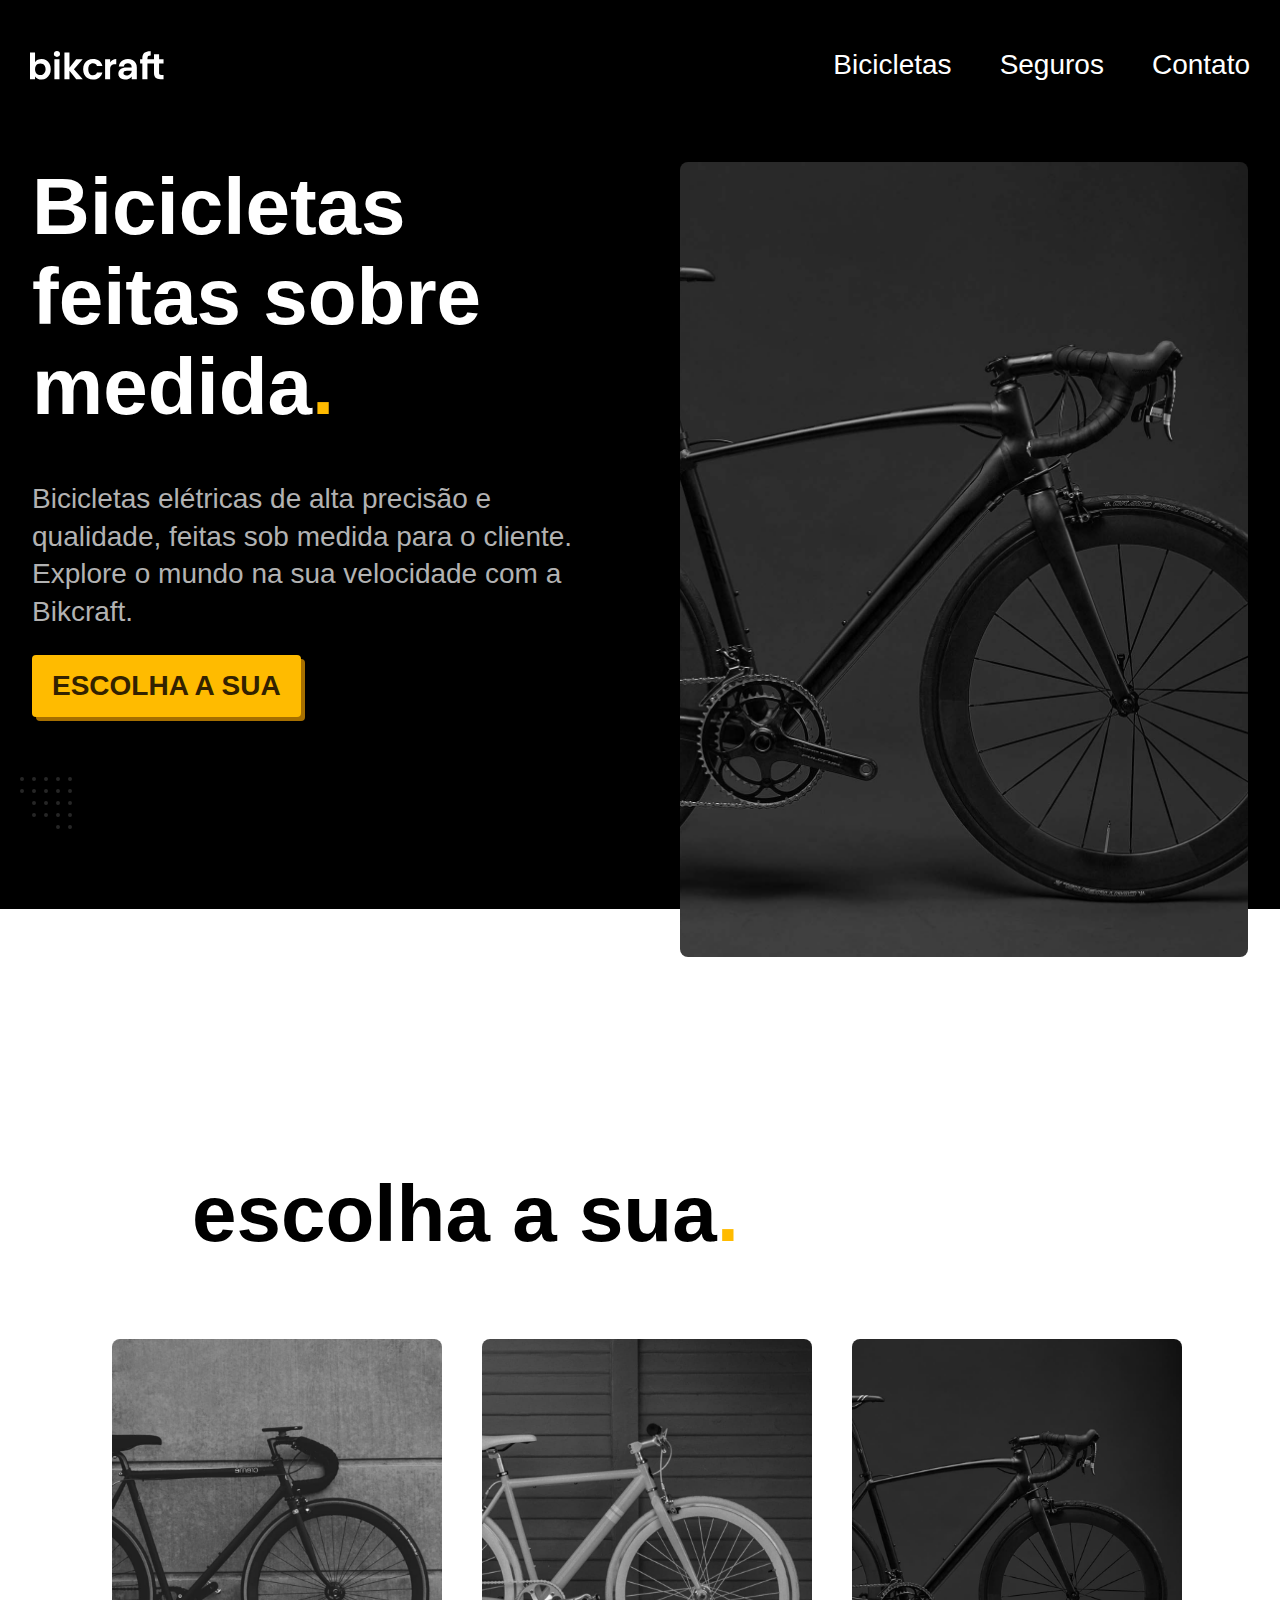
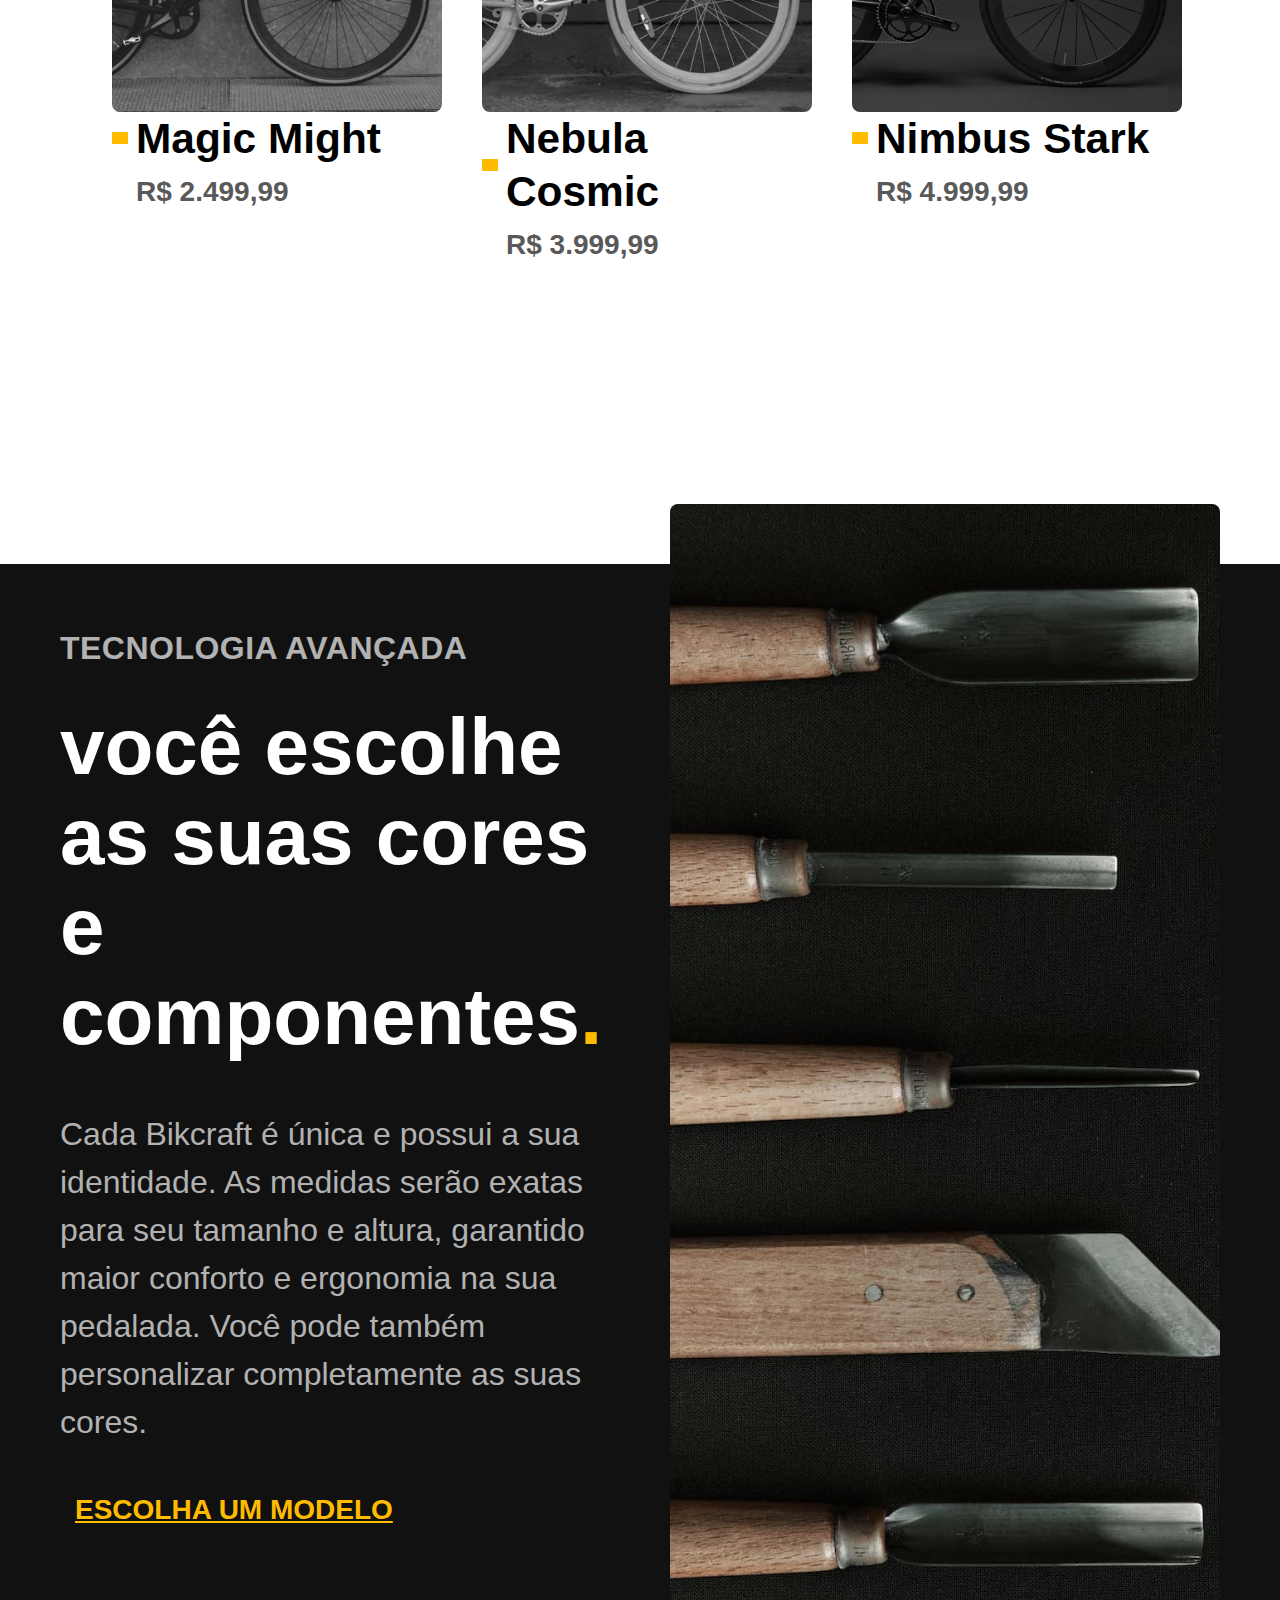
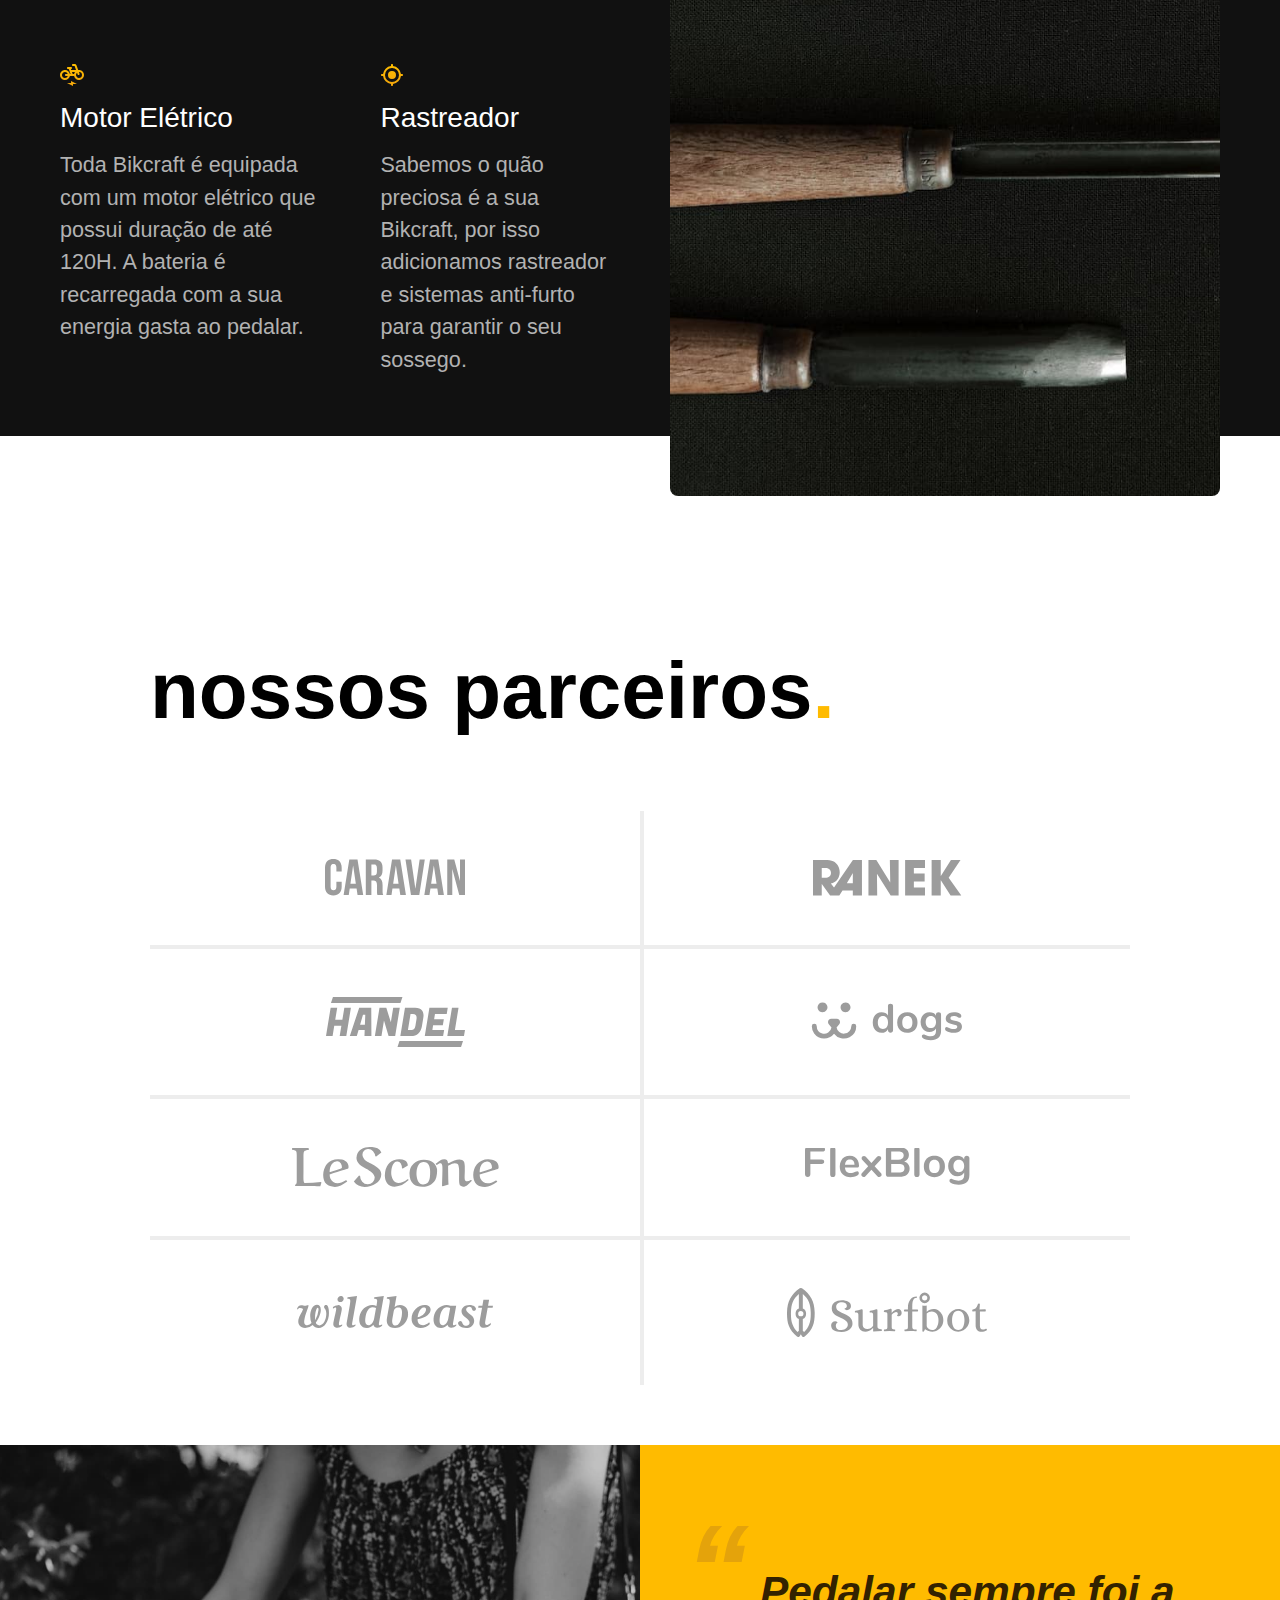
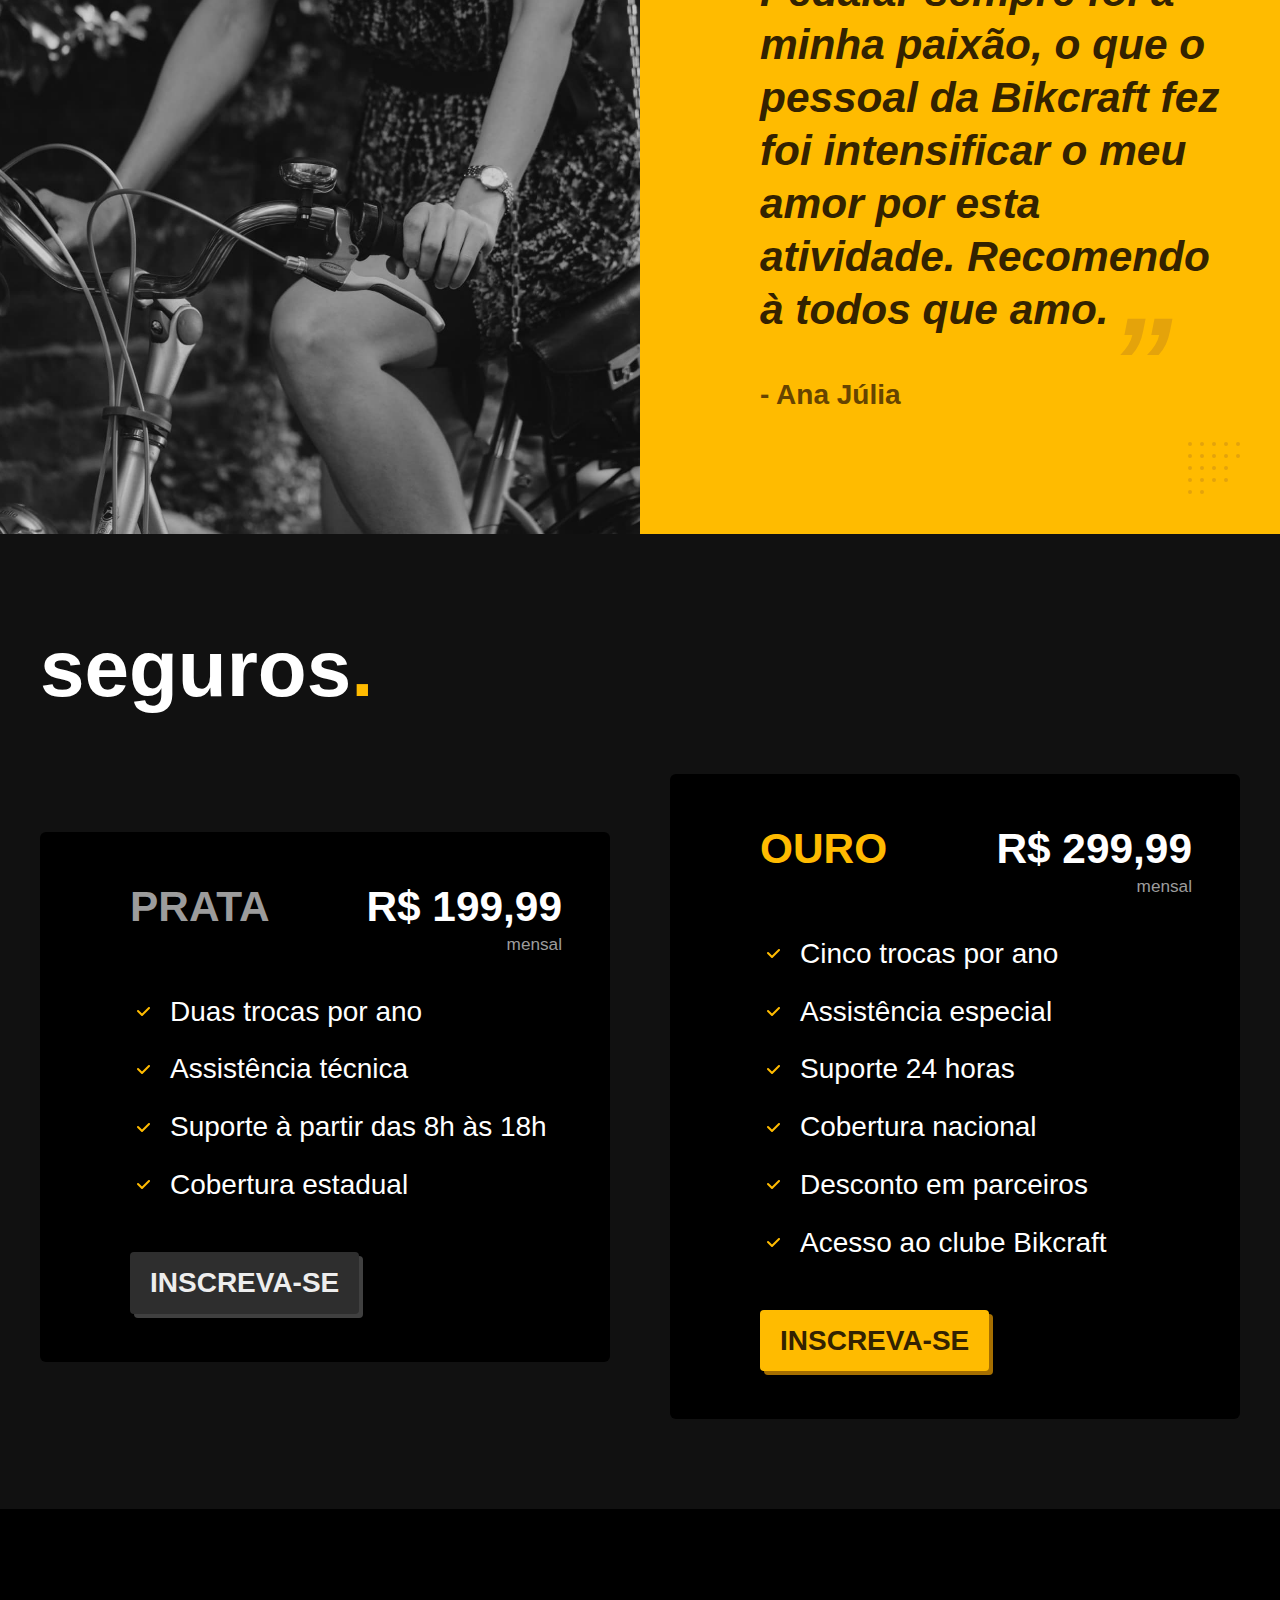
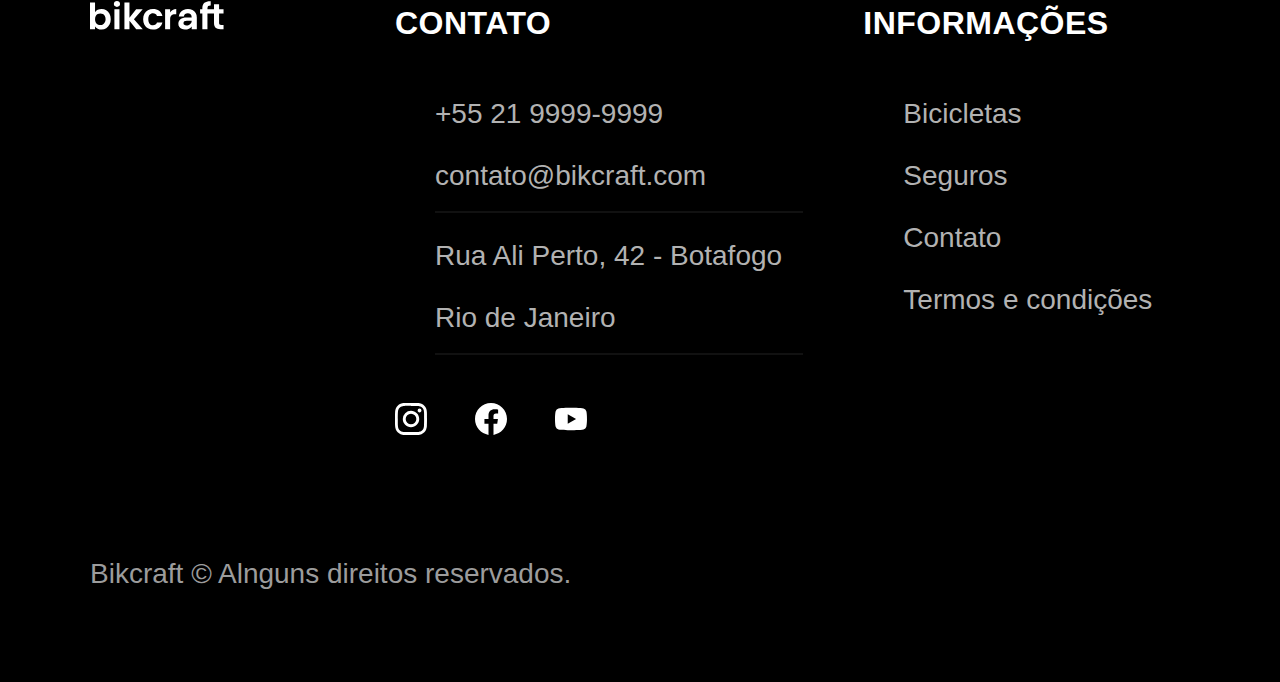
<file: index.html>
<!DOCTYPE html>

<html lang="pt-br">

<head>
  <meta charset="UTF-8">
  <meta name="viewport" content="width=device-width, initial-scale=1.0">

  <title>Bikcraft - Bicicletas elétricas</title>
  <meta name="description" content="Bicicletas elétricas de alta precisão e qualidade, feitas sob medida para o cliente. Explore o mundo na sua velocidade com a Bikcraft.">

  <link rel="preload" href="./css/style.css" as="style">
  <link rel="stylesheet" href="./css/style.css">
</head>

<body>
  <header class="header-bg">
    <div class="container header">
      <a href="./"><img src="./img/bikcraft.svg" alt="Bikcraft"></a>

      <nav aria-label="primaria">
        <ul class="header-menu f-m c0">
          <li><a href="./bicicletas.html">Bicicletas</a></li>
          <li><a href="./seguros.html">Seguros</a></li>
          <li><a href="./contatos.html">Contato</a></li>
        </ul>
      </nav>
    </div>
  </header>

  <main class="introducao-bg">
    <div class="container introducao">
      <div class="introducao-conteudo">
        <h1 class="f-xxl c0">Bicicletas feitas sobre medida<span class="p1">.</span></h1>
        <p class="f-m c5">Bicicletas elétricas de alta precisão e qualidade, feitas sob medida para o cliente. Explore o mundo na sua velocidade com a Bikcraft.</p>
        <a class="f-m-b botao" href="./">Escolha a sua</a>
      </div>
      <div class="introducao-bicicleta">
        <img src="./img/fotos/introducao.jpg" alt="Bicicleta preta.">
      </div>
    </div>
  </main>

  <article class="container lista">
    <h2 class="lista-titulo f-xxl">escolha a sua<span class="p1">.</span></h2>
    <ul>
      <li>
        <a href="./bicletas/magic.html">
          <img src="./img/bicicletas/magic-home.jpg" alt="Bicicleta preta">
          <h3 class="f-xl">Magic Might</h3>
          <span class="f-m-b c8">R$ 2.499,99</span>
        </a>
      </li>
      <li>
        <a href="./bicletas/nebula.html">
          <img src="./img/bicicletas/nebula-home.jpg" alt="Bicicleta branca">
          <h3 class="f-xl">Nebula Cosmic</h3>
          <span class="f-m-b c8">R$ 3.999,99</span>
        </a>
      </li>
      <li>
        <a href="./bicletas/nimbus.html">
          <img src="./img/bicicletas/nimbus-home.jpg" alt="Bicicleta preta">
          <h3 class="f-xl">Nimbus Stark</h3>
          <span class="f-m-b c8">R$ 4.999,99</span>
        </a>
      </li>
    </ul>
  </article>

  <article class="tecnologia-bg">
    <div class="tecnologia container">
      <div class="tecnologia-conteudo">
        <span class="f-l-b c5 tecnologia-subtitulo">Tecnologia avançada</span>
        <h2 class="f-xxl c0">você escolhe as suas cores e componentes<span class="p1">.</span></h2>
        <p class="f-l c5 tecnologia-descricao">Cada Bikcraft é única e possui a sua identidade. As medidas serão exatas para seu tamanho e altura, garantido maior conforto e ergonomia na sua pedalada. Você pode também personalizar completamente as suas cores.</p>
        <a class="link f-m-b" href="./bicicletas.html">Escolha um modelo</a>

        <div class="tecnologia-vantagem">
          <div>
            <img src="./img/icones/eletrica.svg" alt="">
            <h3 class="f-m c0">Motor Elétrico</h3>
            <p class="f-s c5">Toda Bikcraft é equipada com um motor elétrico que possui duração de até 120H. A bateria é recarregada com a sua energia gasta ao pedalar.</p>
          </div>
          <div>
            <img src="./img/icones/rastreador.svg" alt="">
            <h3 class="f-m c0">Rastreador</h3>
            <p class="f-s c5">Sabemos o quão preciosa é a sua Bikcraft, por isso adicionamos rastreador e sistemas anti-furto para garantir o seu sossego.</p>
          </div>
        </div>
      </div>
      <div class="tecnologia-imagem">
        <img src="./img/fotos/tecnologia.jpg" alt="">
      </div>
    </div>
  </article>

  <section class="parceiros" aria-label="Nossos parceiros">
    <h2 class="container f-xxl">nossos parceiros<span class="p1">.</span></h2>

    <ul>
      <li><img src="img/parceiros/caravan.svg" alt="caravan"></li>
      <li><img src="img/parceiros/ranek.svg" alt="ranek.svg"></li>
      <li><img src="img/parceiros/handel.svg" alt="dogs.svg"></li>
      <li><img src="img/parceiros/dogs.svg" alt="dogs"></li>
      <li><img src="img/parceiros/lescone.svg" alt="lescone"></li>
      <li><img src="img/parceiros/flexblog.svg" alt="flexblog"></li>
      <li><img src="img/parceiros/wildbeast.svg" alt="wildbeast"></li>
      <li><img src="img/parceiros/surfbot.svg" alt="surfbot"></li>
    </ul>
  </section>

  <section class="depoimento" aria-label="Depoimento">
    <div>
      <img src="./img/fotos/depoimento.jpg" alt="Pessoa pedalando uma bicicleta Bikcraft">
    </div>
    <div class="depoimento-conteudo">
      <blockquote class="f-xl p5">
        Pedalar sempre foi a minha paixão, o que o pessoal da Bikcraft fez foi intensificar o meu amor por esta atividade. Recomendo à todos que amo.
      </blockquote>
      <span class="f-m-b p4">- Ana Júlia</span>
    </div>
  </section>

  <article class="seguros-bg">
    <div class="seguros container">
      <h2 class="f-xxl c0">seguros<span class="p1">.</span></h2>
      <div class="seguros-items">
        <h3 class="f-xl c6">PRATA</h3>
        <span class="f-xl c0">R$ 199,99 <span class="f-xs c6">mensal</span></span>
        <ul class="f-m c0">
          <li>Duas trocas por ano</li>
          <li>Assistência técnica</li>
          <li>Suporte à partir das 8h às 18h</li>
          <li>Cobertura estadual</li>
        </ul>
        <a class="f-m-b botao secundario" href="./orcamento.html">Inscreva-se</a>
      </div>
      <div class="seguros-items">
        <h3 class="f-xl p1">OURO</h3>
        <span class="f-xl c0">R$ 299,99 <span class="f-xs c6">mensal</span></span>
        <ul class="f-m c0">
          <li>Cinco trocas por ano</li>
          <li>Assistência especial</li>
          <li>Suporte 24 horas</li>
          <li>Cobertura nacional</li>
          <li>Desconto em parceiros</li>
          <li>Acesso ao clube Bikcraft</li>
        </ul>
        <a class="f-m-b botao" href="./orcamento.html">Inscreva-se</a>
      </div>
    </div>
  </article>

  <footer class="footer-bg">
    <div class="footer">
      <img src="./img/bikcraft.svg" alt="Bikcraft">
      <div class="footer-contato">
        <h3 class="f-l-b c0">Contato</h3>
        <ul class="f-m c5">
          <li><a href="tel:+552199999999">+55 21 9999-9999</a></li>
          <li><a href="mailto:contato@bikcraft.com">contato@bikcraft.com</a></li>
          <li>Rua Ali Perto, 42 - Botafogo</li>
          <li>Rio de Janeiro</li>
        </ul>
        <div class="footer-rede">
          <a href="./">
            <img src="./img/redes/instagram.svg" alt="Instagram">
          </a>
          <a href="./">
            <img src="./img/redes/facebook.svg" alt="facebook">
          </a>
          <a href="./">
            <img src="./img/redes/youtube.svg" alt="youtube">
          </a>
        </div>
      </div>
      <div class="footer-informacao">
        <h3 class="f-l-b c0">Informações</h3>
        <nav>
          <ul class="f-m c5">
            <li><a href="./bicicletas.html">Bicicletas</a></li>
            <li><a href="./seguros.html">Seguros</a></li>
            <li><a href="./contatos.html">Contato</a></li>
            <li><a href="./termos.html">Termos e condições</a></li>
          </ul>
        </nav>
      </div>
      <p class="footer-copy f-m c6">Bikcraft © Alnguns direitos reservados.</p>
    </div>
  </footer>
</body>

</html>
</file>
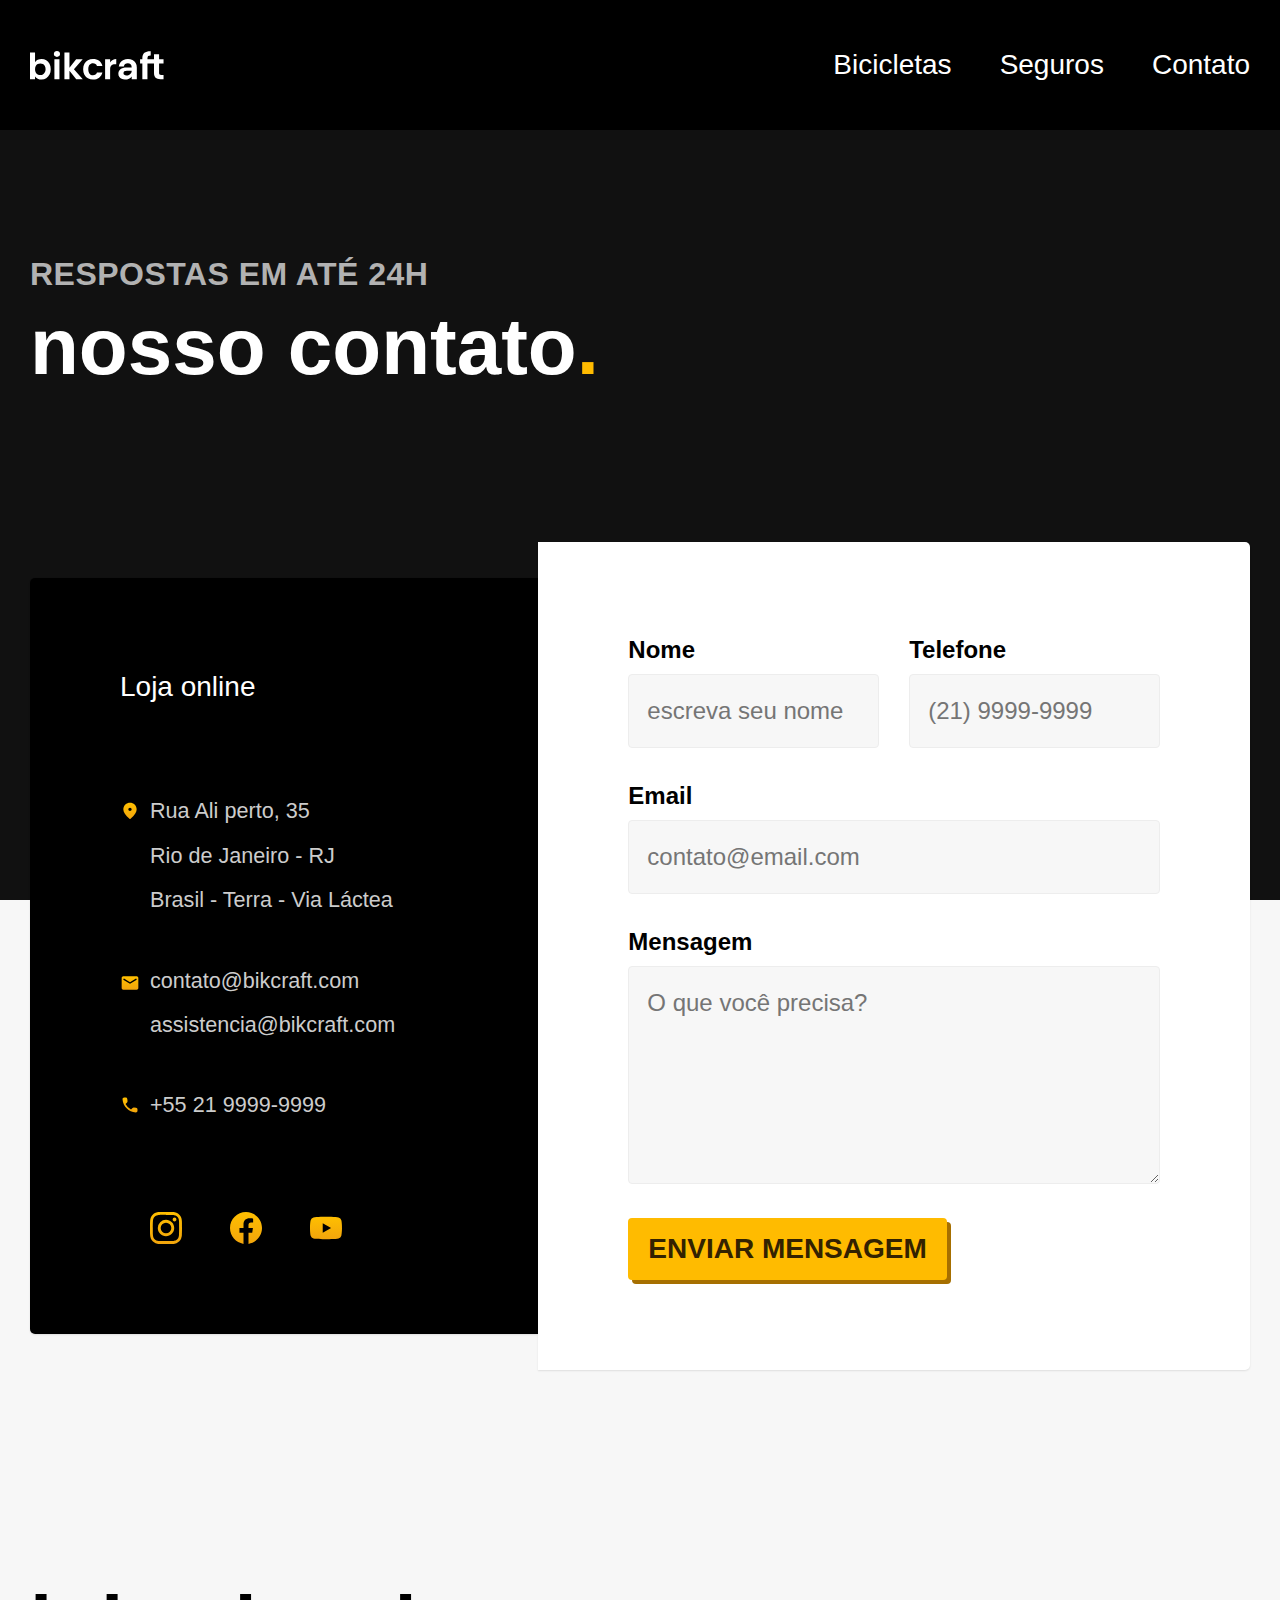
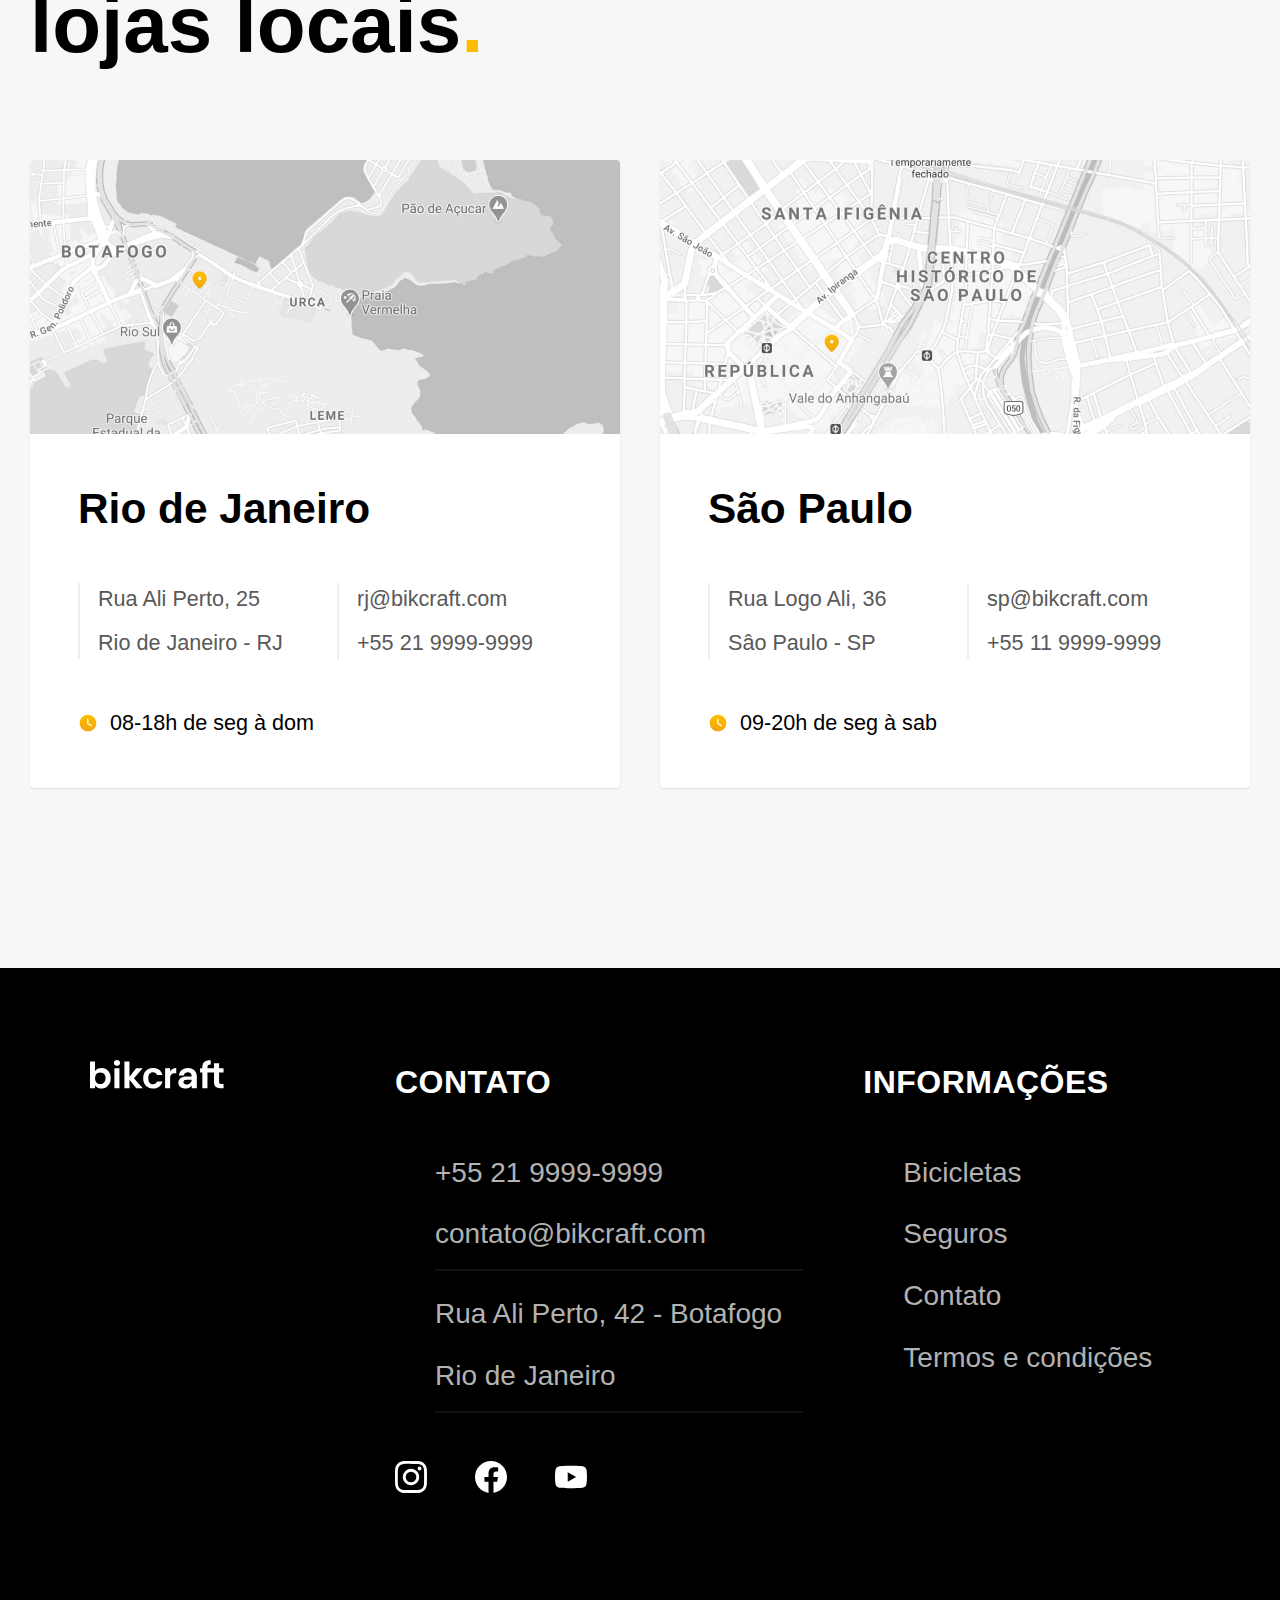
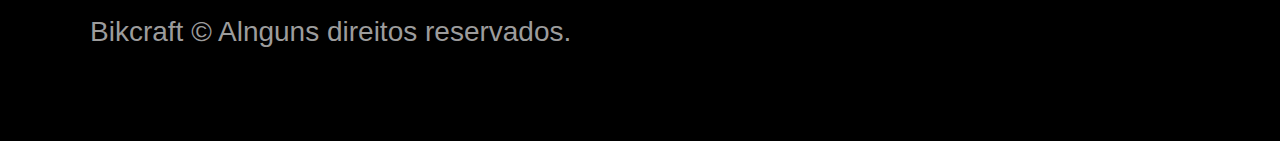
<file: contatos.html>
<!DOCTYPE html>

<html lang="pt-br">

<head>
  <meta charset="UTF-8">
  <meta name="viewport" content="width=device-width, initial-scale=1.0">

  <title>Contatos | Bikcraft</title>
  <meta name="description" content="Formas de contato da Bikcraft.">

  <link rel="preload" href="./css/style.css" as="style">
  <link rel="stylesheet" href="./css/style.css">
</head>

<body id="contato">
  <header class="header-bg">
    <div class="container header">
      <a href="./"><img src="./img/bikcraft.svg" alt="Bikcraft"></a>

      <nav aria-label="primaria">
        <ul class="header-menu f-m c0">
          <li><a href="./bicicletas.html">Bicicletas</a></li>
          <li><a href="./seguros.html">Seguros</a></li>
          <li><a href="./contatos.html">Contato</a></li>
        </ul>
      </nav>
    </div>
  </header>

  <main>
    <div class="titulo-bg">
      <div class="titulo container">
        <p class="f-l-b c5">Respostas em até 24h</p>
        <h1 class="f-xxl c0">nosso contato<span class="p1">.</span></h1>
      </div>
    </div>

    <div class="contato container">
      <section class="contato-dados" aria-label="Endereço">
        <h2 class="f-m c0">Loja online</h2>
        <div class="contato-endereco f-s c4">
          <p>Rua Ali perto, 35</p>
          <p>Rio de Janeiro - RJ</p>
          <p>Brasil - Terra - Via Láctea</p>
        </div>
        <address class="contato-meios f-s c4">
          <a href="mailto:contato@bikcraft.com">contato@bikcraft.com</a>
          <a href="mailto:assistencia@bikcraft.com">assistencia@bikcraft.com</a>
          <a href="tel:+552199999999">+55 21 9999-9999</a>
        </address>
        <div class="contato-redes">
          <a href="./">
            <img src="./img/redes/instagram-p.svg" alt="Instagram">
          </a>
          <a href="./">
            <img src="./img/redes/facebook-p.svg" alt="facebook">
          </a>
          <a href="./">
            <img src="./img/redes/youtube-p.svg" alt="youtube">
          </a>
        </div>
      </section>

      <section class="contato-formularios" aria-label="formulário">
        <form class="form" action="./contato.html">
          <div>
            <label for="nome">Nome</label>
            <input type="text" id="nome" name="nome" placeholder="escreva seu nome">
          </div>

          <div>
            <label for="telefone">Telefone</label>
            <input type="text" id="telefone" name="telefone" placeholder="(21) 9999-9999">
          </div>

          <div class="col-2">
            <label for="email">Email</label>
            <input type="email" id="email" name="email" placeholder="contato@email.com">
          </div>

          <div class="col-2">
            <label for="mensagem">Mensagem</label>
            <textarea rows="5" type="mensagem" id="mensagem" name="mensagem" placeholder="O que você precisa?"></textarea>
          </div>

          <button class="col-2 f-m-b botao">Enviar mensagem</button>
        </form>
      </section>
    </div>
  </main>

  <article class="lojas container">
    <h2 class="f-xxl">lojas locais<span class="p1">.</span></h2>
    <div class="lojas-item">
      <img src="./img/lojas/rj.jpg" alt="Mapa marcando o endereço em Rua Ali Perto, 25 - Rio de Janeiro RJ">
      <div class="lojas-conteudo">
        <h3 class="f-xl">Rio de Janeiro</h3>
        <div class="lojas-dados f-s c8">
          <p>Rua Ali Perto, 25</p>
          <p>Rio de Janeiro - RJ</p>
        </div>
        <div class="lojas-dados f-s c8">
          <a href="mailto:rj@bikcraft.com">rj@bikcraft.com</a>
          <a href="tel:+552199999999">+55 21 9999-9999</a>
        </div>
        <p class="lojas-tempo f-s"><img src="./img/icones/horario.svg" alt="">08-18h de seg à dom</p>
      </div>
    </div>

    <div class="lojas-item">
      <img src="./img/lojas/sp.jpg" alt="Mapa marcando o endereço em Rua Logo Ali, 36 - São Paulo - SP">
      <div class="lojas-conteudo">
        <h3 class="f-xl">São Paulo</h3>
        <div class="lojas-dados f-s c8">
          <p>Rua Logo Ali, 36</p>
          <p>Sâo Paulo - SP</p>
        </div>
        <div class="lojas-dados f-s c8">
          <a href="mailto:sp@bikcraft.com">sp@bikcraft.com</a>
          <a href="tel:+551199999999">+55 11 9999-9999</a>
        </div>
        <p class="lojas-tempo f-s"><img src="./img/icones/horario.svg" alt="">09-20h de seg à sab</p>
      </div>
    </div>
  </article>

  <footer class="footer-bg">
    <div class="footer">
      <img src="./img/bikcraft.svg" alt="Bikcraft">
      <div class="footer-contato">
        <h3 class="f-l-b c0">Contato</h3>
        <ul class="f-m c5">
          <li><a href="tel:+552199999999">+55 21 9999-9999</a></li>
          <li><a href="mailto:contato@bikcraft.com">contato@bikcraft.com</a></li>
          <li>Rua Ali Perto, 42 - Botafogo</li>
          <li>Rio de Janeiro</li>
        </ul>
        <div class="footer-rede">
          <a href="./">
            <img src="./img/redes/instagram.svg" alt="Instagram">
          </a>
          <a href="./">
            <img src="./img/redes/facebook.svg" alt="facebook">
          </a>
          <a href="./">
            <img src="./img/redes/youtube.svg" alt="youtube">
          </a>
        </div>
      </div>
      <div class="footer-informacao">
        <h3 class="f-l-b c0">Informações</h3>
        <nav>
          <ul class="f-m c5">
            <li><a href="./bicicletas.html">Bicicletas</a></li>
            <li><a href="./seguros.html">Seguros</a></li>
            <li><a href="./contatos.html">Contato</a></li>
            <li><a href="./termos.html">Termos e condições</a></li>
          </ul>
        </nav>
      </div>
      <p class="footer-copy f-m c6">Bikcraft © Alnguns direitos reservados.</p>
    </div>
  </footer>
</body>

</html>
</file>
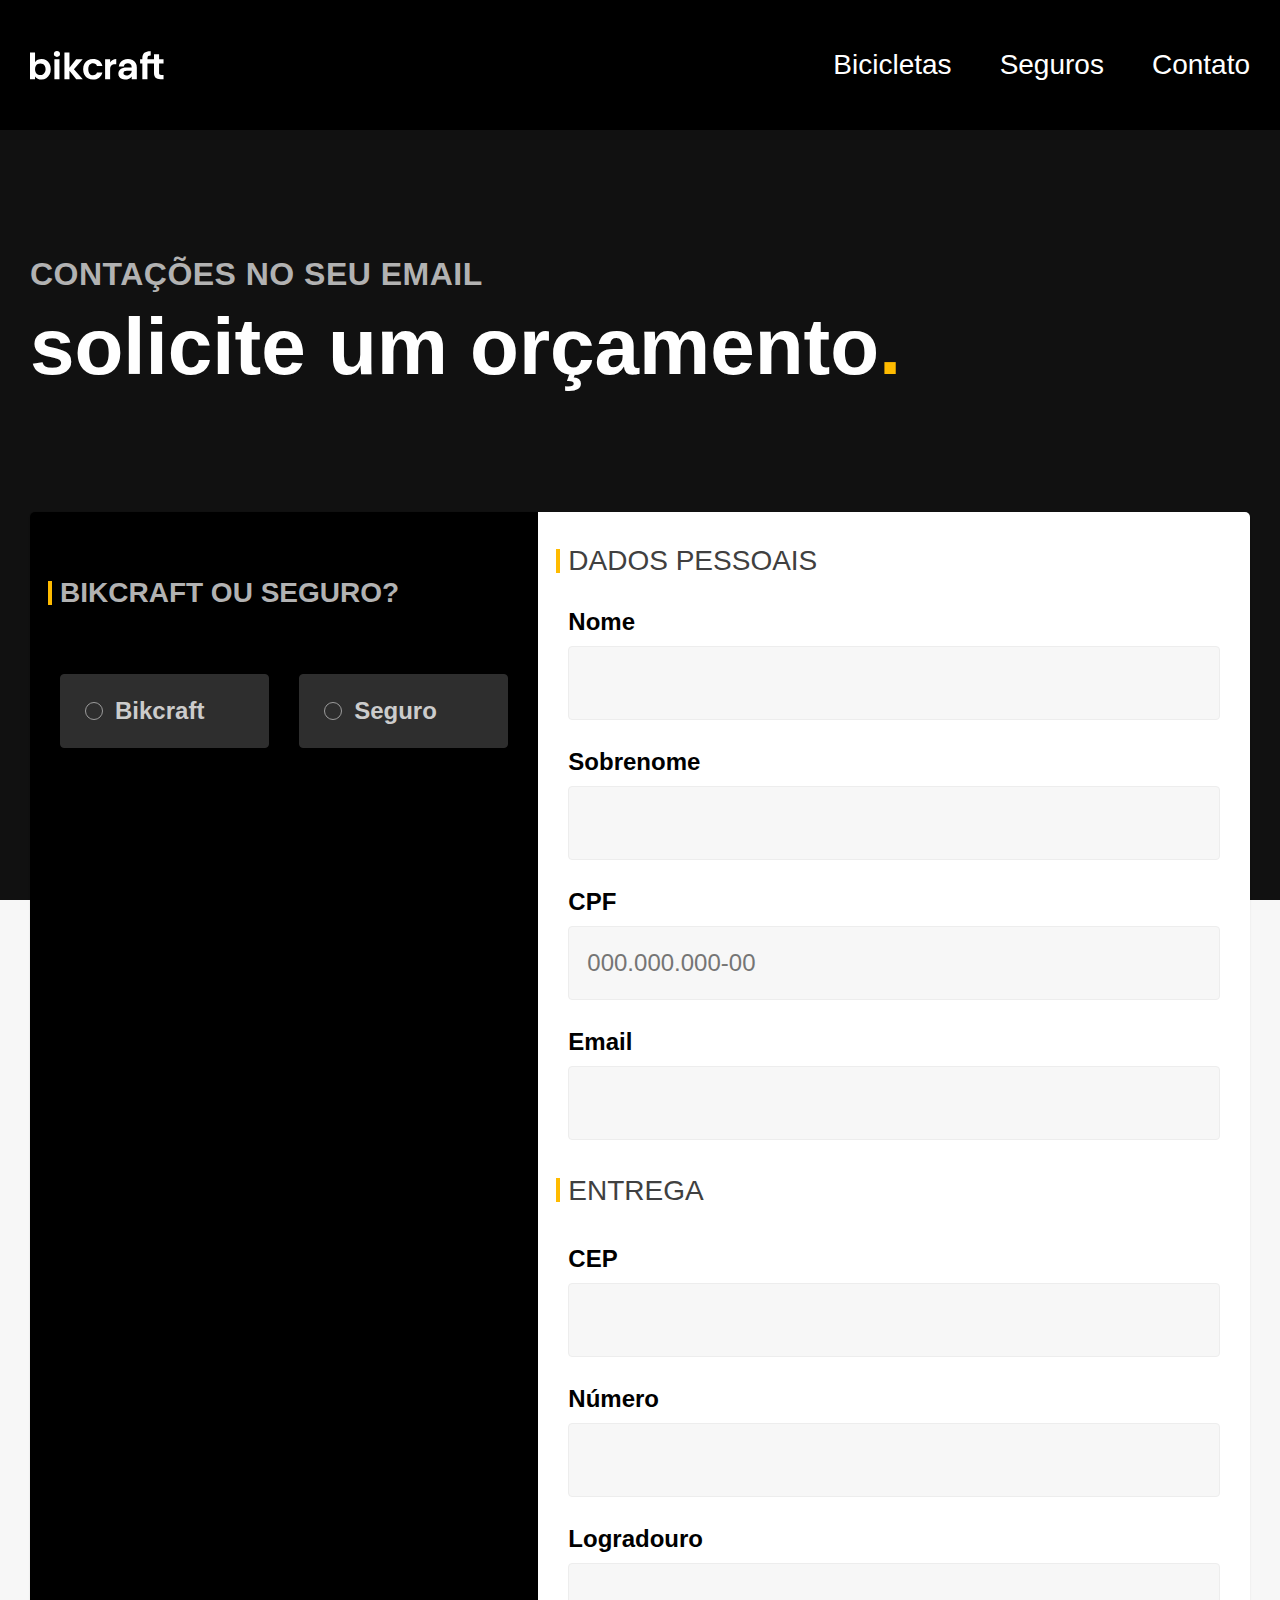
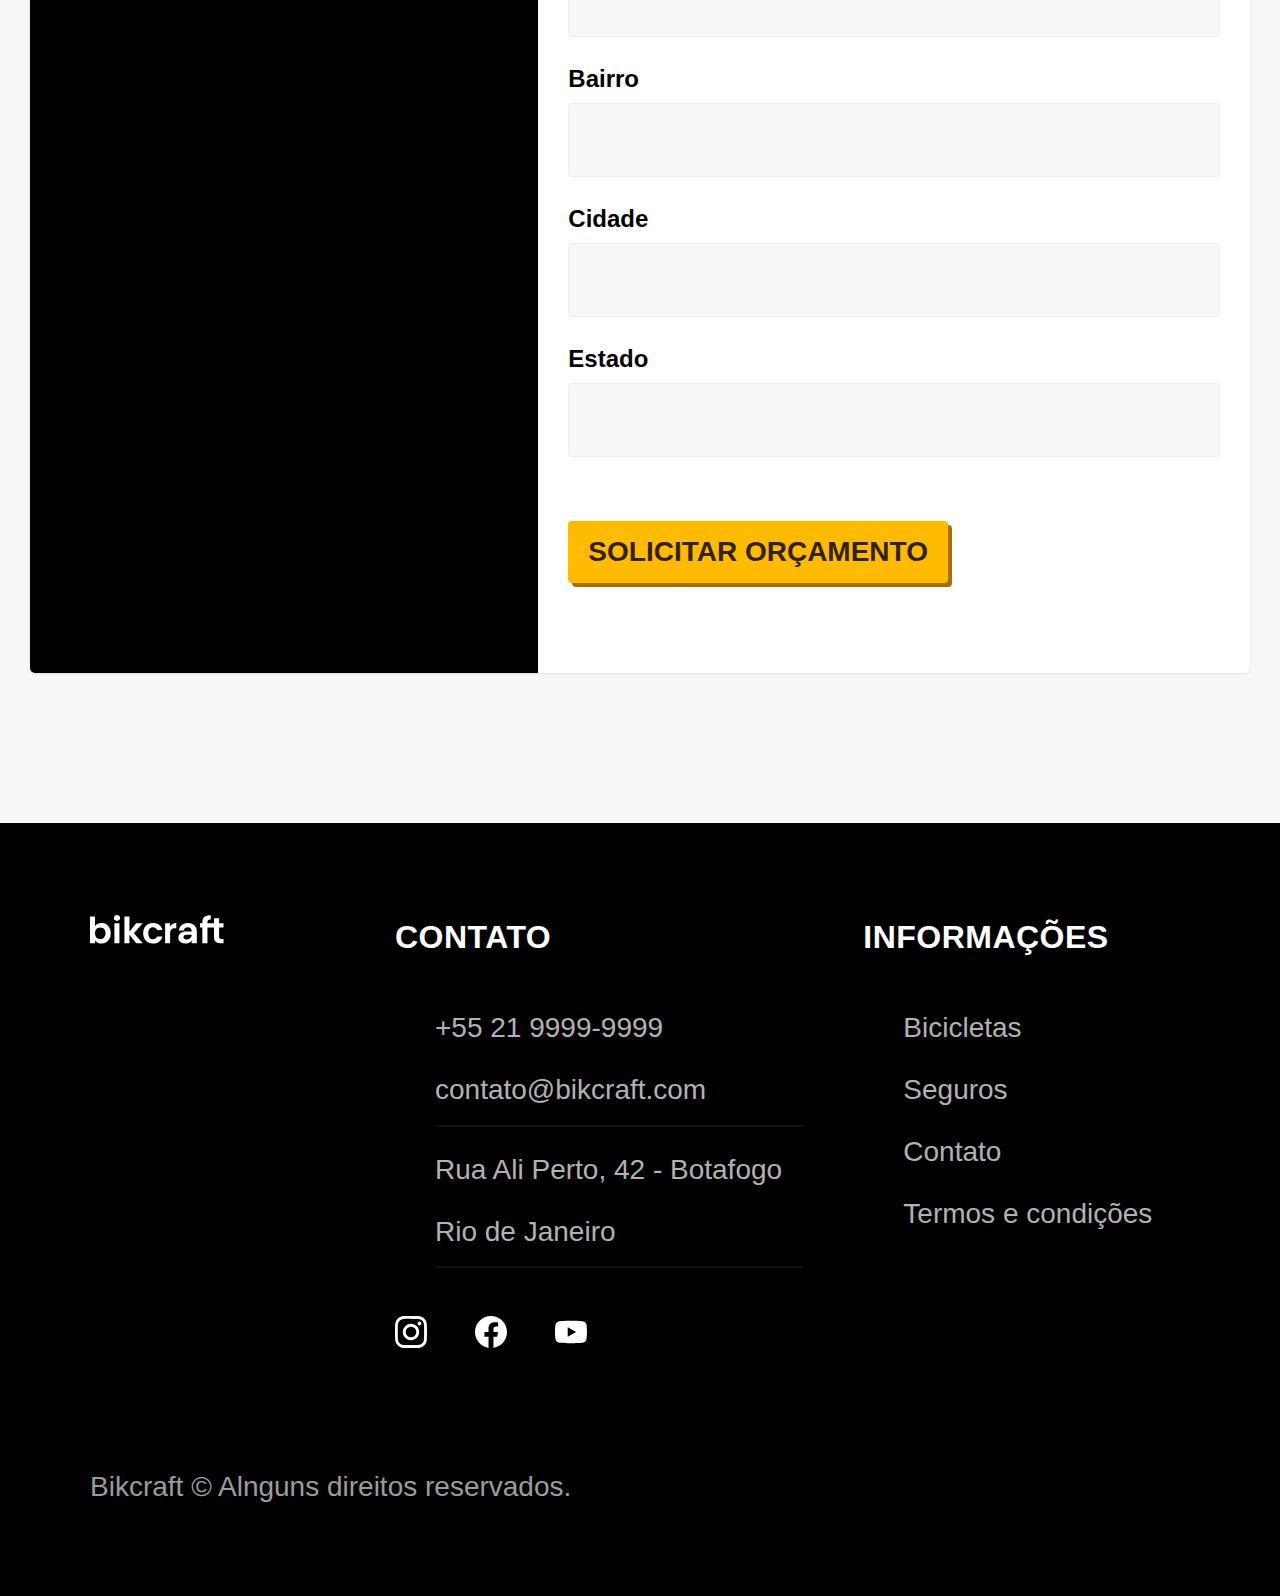
<file: orcamento.html>
<!DOCTYPE html>

<html lang="pt-br">

<head>
  <meta charset="UTF-8">
  <meta name="viewport" content="width=device-width, initial-scale=1.0">

  <title>Orçamento | Bikcraft</title>
  <meta name="description" content="Orçamento | Bikcraft.">

  <link rel="preload" href="./css/style.css" as="style">
  <link rel="stylesheet" href="./css/style.css">
</head>

<body id="orcamento">
  <header class="header-bg">
    <div class="container header">
      <a href="./"><img src="./img/bikcraft.svg" alt="Bikcraft"></a>

      <nav aria-label="primaria">
        <ul class="header-menu f-m c0">
          <li><a href="./bicicletas.html">Bicicletas</a></li>
          <li><a href="./seguros.html">Seguros</a></li>
          <li><a href="./contatos.html">Contato</a></li>
        </ul>
      </nav>
    </div>
  </header>

  <main>
    <div class="titulo-bg">
      <div class="titulo container">
        <p class="f-l-b c5">Contações no seu email</p>
        <h1 class="f-xxl c0">solicite um orçamento<span class="p1">.</span></h1>
      </div>
    </div>

    <form class="form orcamento container" action="./">
      <div class="orcamento-produto">
        <h2 class="f-m-b c5">Bikcraft ou Seguro?</h2>

        <input type="radio" name="tipo" value="bikcraft" id="bikcraft">
        <label for="bikcraft">Bikcraft</label>

        <input type="radio" name="tipo" value="seguro" id="seguro">
        <label for="seguro">Seguro</label>

        <div class="orcamento-conteudo" id="orcamento-bikcraft">
          <h2 class="f-m-b c5">Escolha sua (BIKCRAFT)</h2>

          <input type="radio" name="produto" value="nimbus" id="nimbus">
          <label for="nimbus">Nimbus Stark <span>R$ 4.999,99</span></label>
          <div class="orcamento-detalhes">
            <ul class="f-xs c8">
              <li><img src="./img/icones/eletrica.svg" alt=""> Motor Elétrico</li>
              <li><img src="./img/icones/carbono.svg" alt=""> Fibra de carbono</li>
              <li><img src="./img/icones/velocidade.svg" alt=""> 50 km/h</li>
              <li><img src="./img/icones/rastreador.svg" alt=""> Rastreador</li>
            </ul>
            <img src="./img/bicicletas/nimbus.jpg" alt="Bicicleta Preta">
          </div>

          <input type="radio" name="produto" value="magic" id="magic">
          <label for="magic">Magic Might <span>R$ 2.499,99</span></label>
          <div class="orcamento-detalhes">
            <ul class="f-xs c8">
              <li><img src="./img/icones/eletrica.svg" alt=""> Motor Elétrico</li>
              <li><img src="./img/icones/carbono.svg" alt=""> Fibra de carbono</li>
              <li><img src="./img/icones/velocidade.svg" alt=""> 45 km/h</li>
              <li><img src="./img/icones/rastreador.svg" alt=""> Rastreador</li>
            </ul>
            <img src="./img/bicicletas/magic.jpg" alt="Bicicleta Preta">
          </div>

          <input type="radio" name="produto" value="nebula" id="nebula">
          <label for="nebula">Nebula Cosmic <span>R$ 3.999,99</span></label>
          <div class="orcamento-detalhes">
            <ul class="f-xs c8">
              <li><img src="./img/icones/eletrica.svg" alt=""> Motor Elétrico</li>
              <li><img src="./img/icones/carbono.svg" alt=""> Fibra de carbono</li>
              <li><img src="./img/icones/velocidade.svg" alt=""> 40 km/h</li>
              <li><img src="./img/icones/rastreador.svg" alt=""> Rastreador</li>
            </ul>
            <img src="./img/bicicletas/nebula.jpg" alt="Bicicleta Branca">
          </div>
        </div>

        <div class="orcamento-conteudo" id="orcamento-seguro">
          <h2 class="f-m-b c5">Escolha o plano</h2>

          <input type="radio" name="produto" value="prata" id="prata">
          <label for="prata">Prata <span>R$ 199,99</span></label>

          <input type="radio" name="produto" value="ouro" id="ouro">
          <label for="ouro">Ouro <span>R$ 299,99</span></label>
        </div>
      </div>

      <div class="orcamento-dados">
        <h2 class="f-m c9 col-2">dados pessoais</h2>
        <div>
          <label for="nome">Nome</label>
          <input type="text" id="nome" name="nome">
        </div>

        <div>
          <label for="sobrenome">Sobrenome</label>
          <input type="text" id="sobrenome" name="sobrenome">
        </div>

        <div class="col-2">
          <label for="cpf">CPF</label>
          <input type="text" id="cpf" name="cpf" placeholder="000.000.000-00">
        </div>

        <div class="col-2">
          <label for="email">Email</label>
          <input type="email" id="email" name="email">
        </div>

        <h2 class="f-m c9 col-2">entrega</h2>

        <div>
          <label for="cep">CEP</label>
          <input type="text" id="cep" name="cep">
        </div>

        <div>
          <label for="numero">Número</label>
          <input type="text" id="numero" name="numero">
        </div>

        <div>
          <label for="logradouro">Logradouro</label>
          <input type="text" id="logradouro" name="logradouro">
        </div>

        <div>
          <label for="bairro">Bairro</label>
          <input type="text" id="bairro" name="bairro">
        </div>

        <div>
          <label for="cidade">Cidade</label>
          <input type="text" id="cidade" name="cidade">
        </div>

        <div>
          <label for="estado">Estado</label>
          <input type="text" id="estado" name="estado">
        </div>

        <button class="botao f-m-b col-2">Solicitar Orçamento</button>
      </div>
    </form>
  </main>

  <footer class="footer-bg">
    <div class="footer">
      <img src="./img/bikcraft.svg" alt="Bikcraft">
      <div class="footer-contato">
        <h3 class="f-l-b c0">Contato</h3>
        <ul class="f-m c5">
          <li><a href="tel:+552199999999">+55 21 9999-9999</a></li>
          <li><a href="mailto:contato@bikcraft.com">contato@bikcraft.com</a></li>
          <li>Rua Ali Perto, 42 - Botafogo</li>
          <li>Rio de Janeiro</li>
        </ul>
        <div class="footer-rede">
          <a href="./">
            <img src="./img/redes/instagram.svg" alt="Instagram">
          </a>
          <a href="./">
            <img src="./img/redes/facebook.svg" alt="facebook">
          </a>
          <a href="./">
            <img src="./img/redes/youtube.svg" alt="youtube">
          </a>
        </div>
      </div>
      <div class="footer-informacao">
        <h3 class="f-l-b c0">Informações</h3>
        <nav>
          <ul class="f-m c5">
            <li><a href="./bicicletas.html">Bicicletas</a></li>
            <li><a href="./seguros.html">Seguros</a></li>
            <li><a href="./contatos.html">Contato</a></li>
            <li><a href="./termos.html">Termos e condições</a></li>
          </ul>
        </nav>
      </div>
      <p class="footer-copy f-m c6">Bikcraft © Alnguns direitos reservados.</p>
    </div>
  </footer>
</body>

</html>
</file>
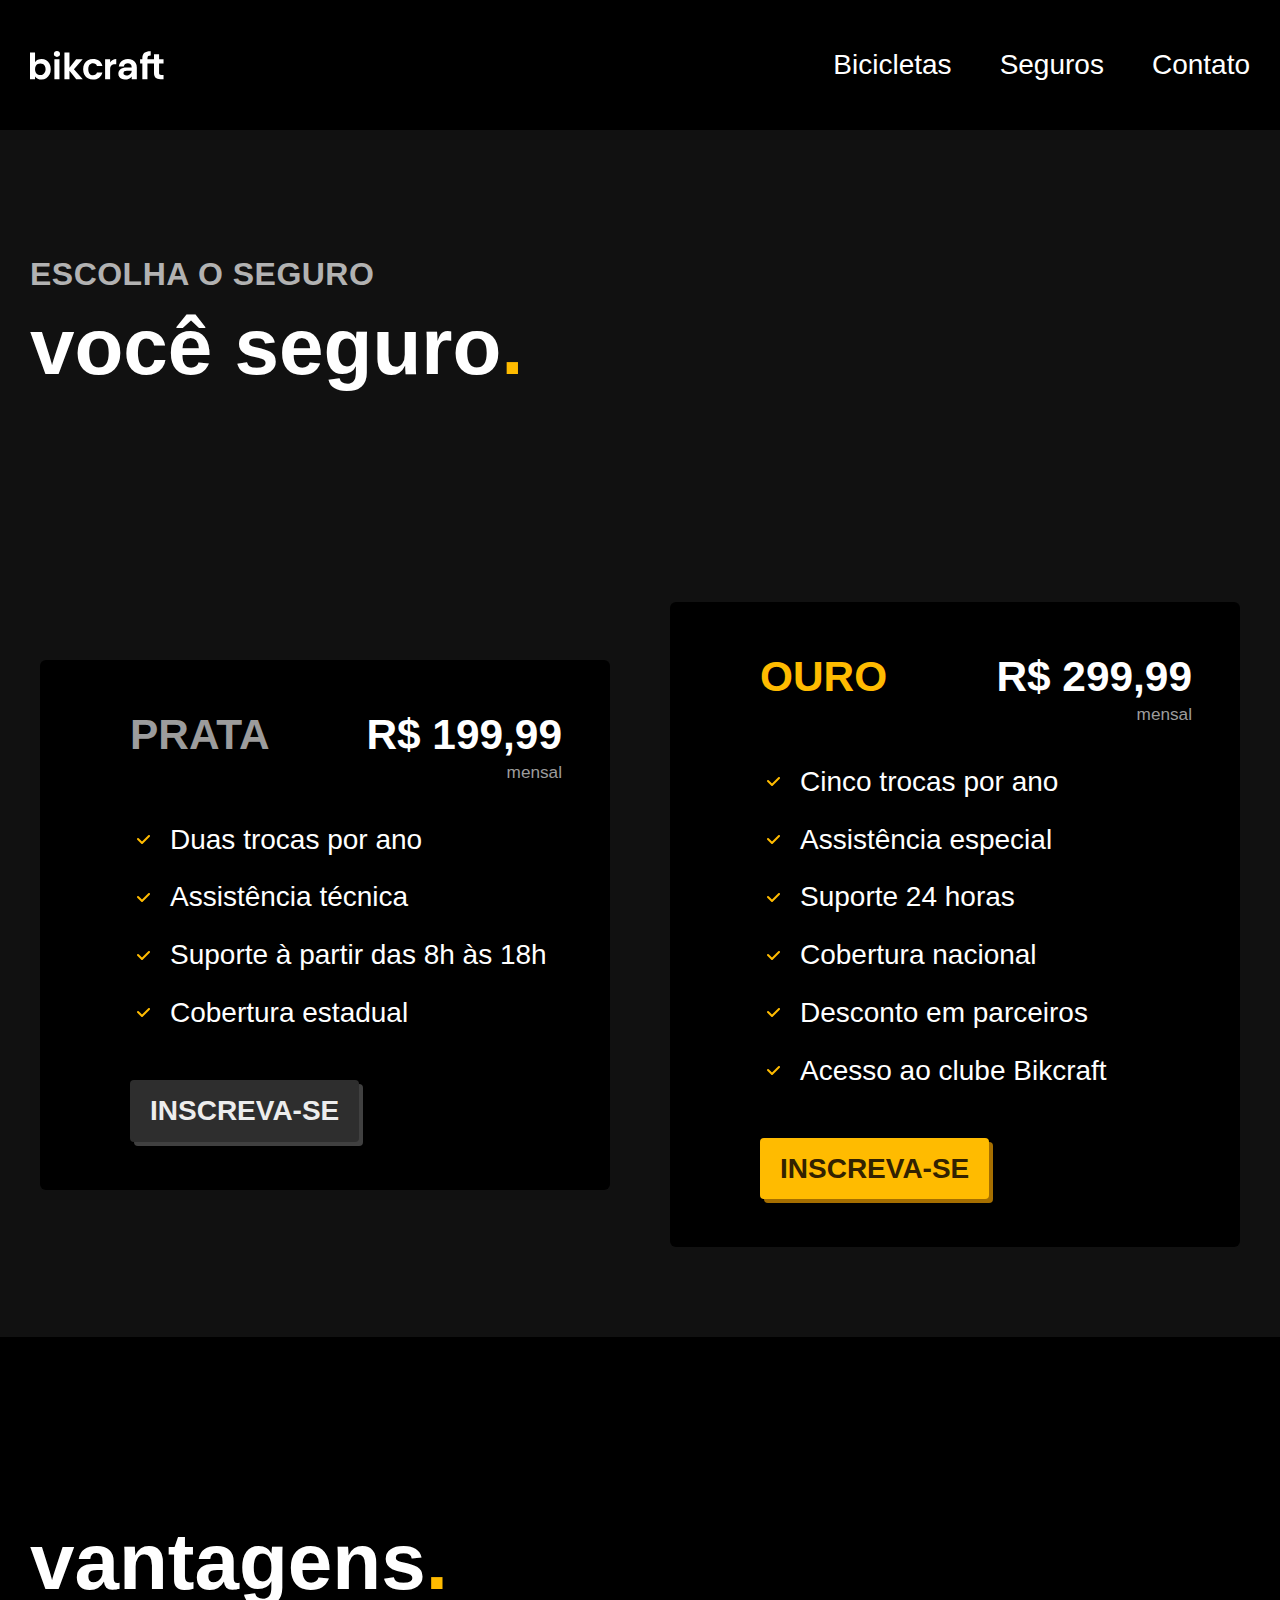
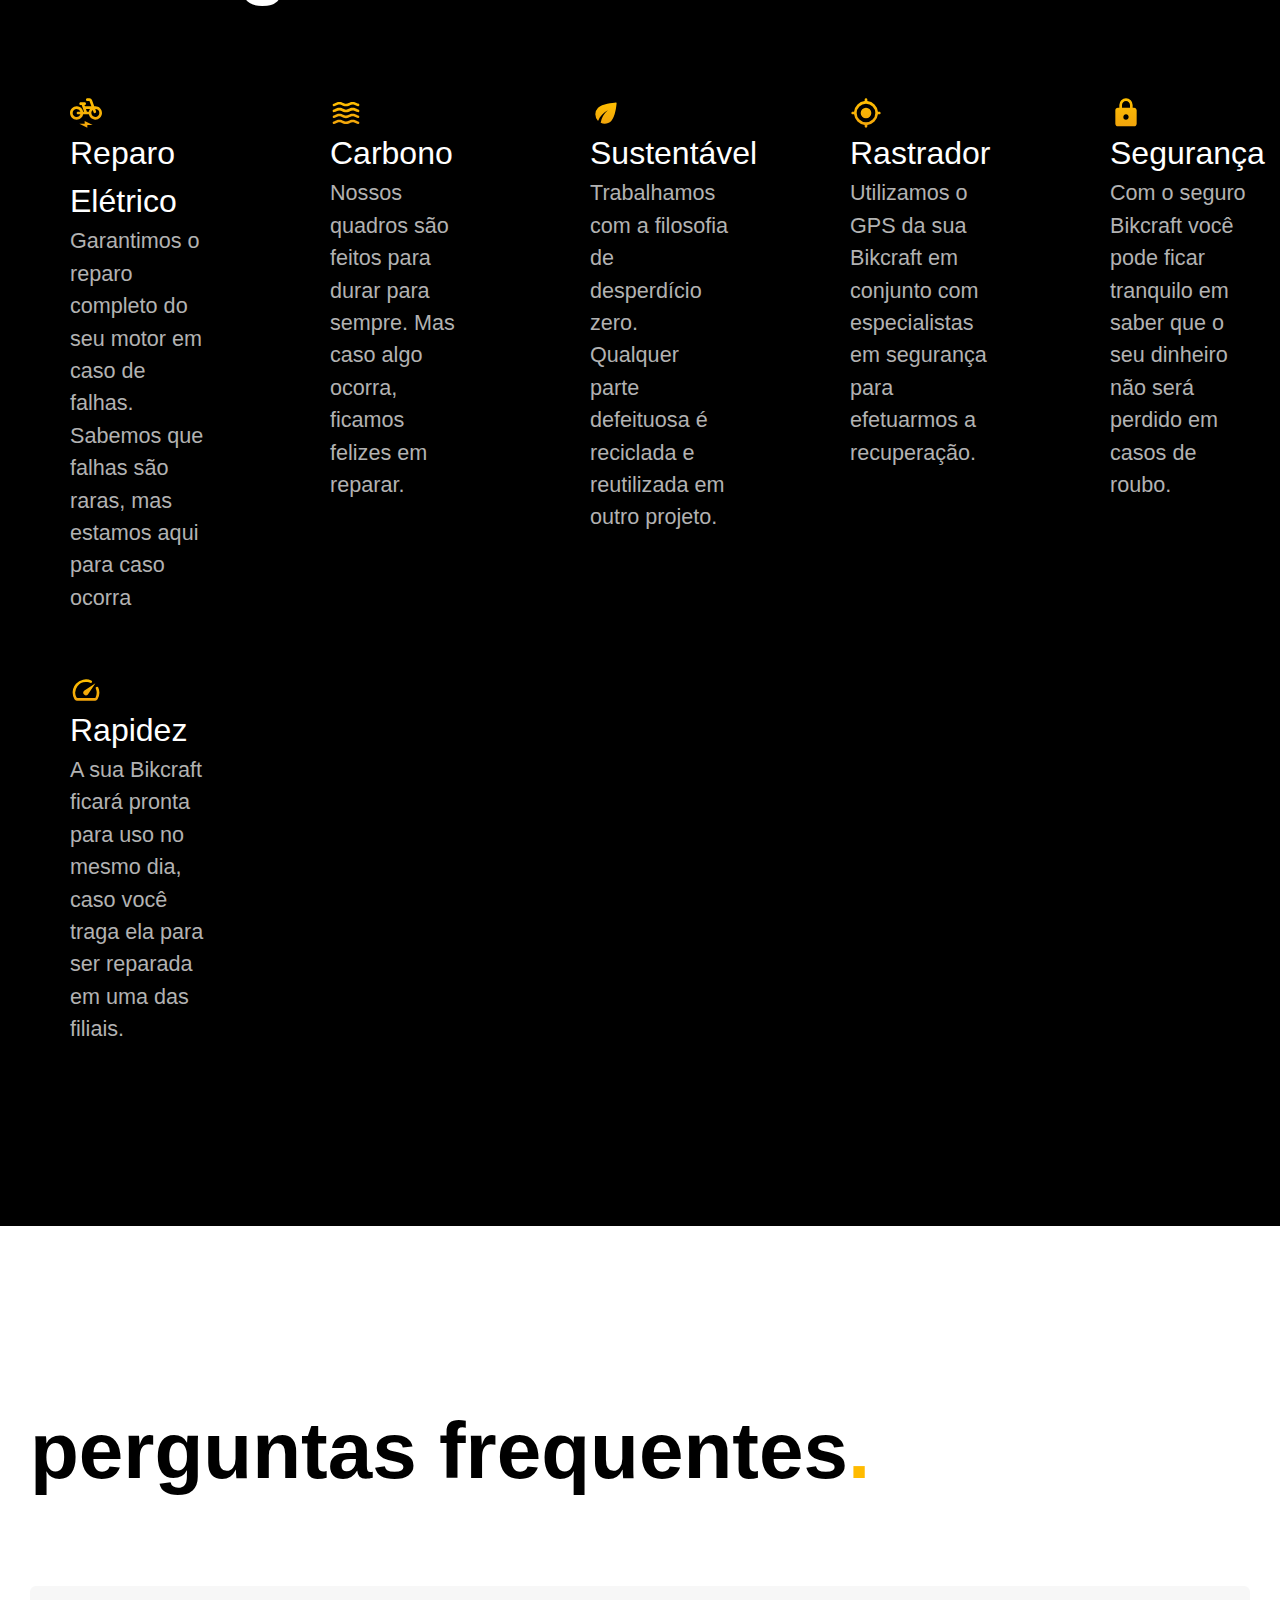
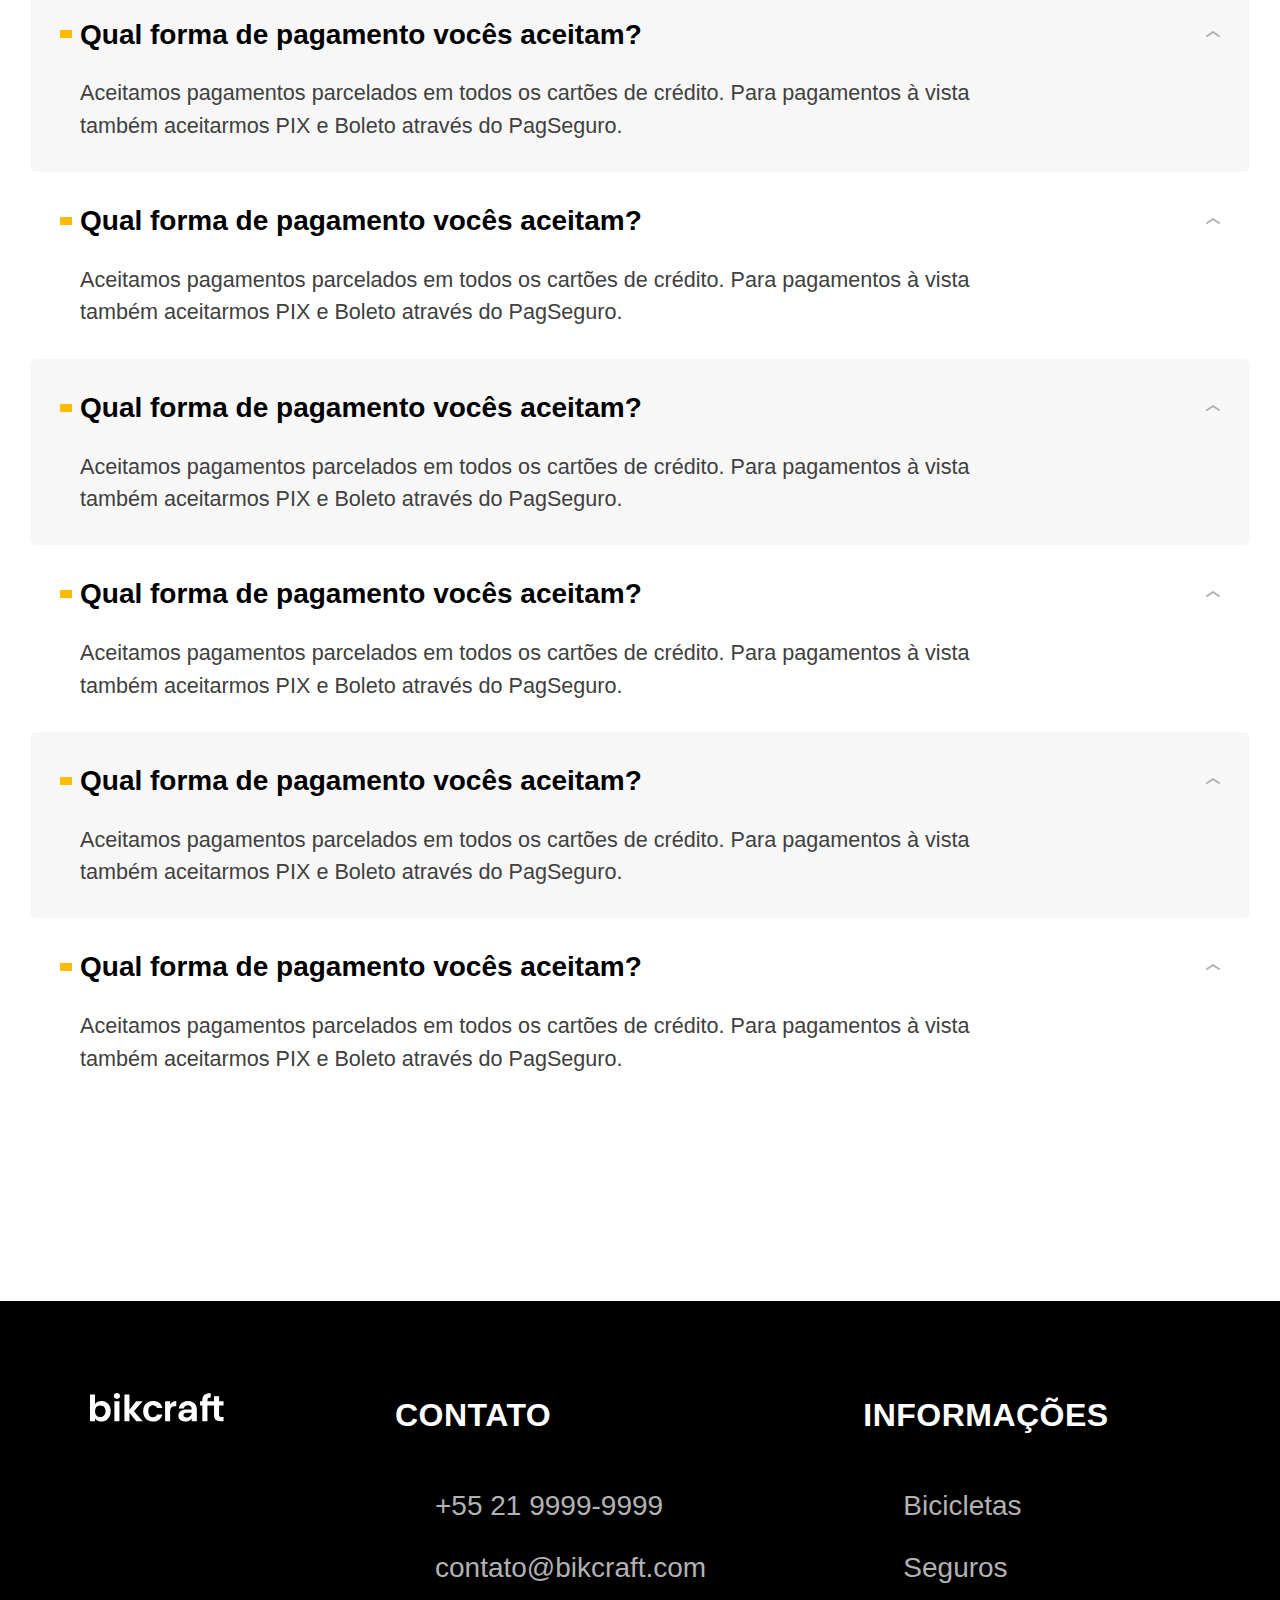
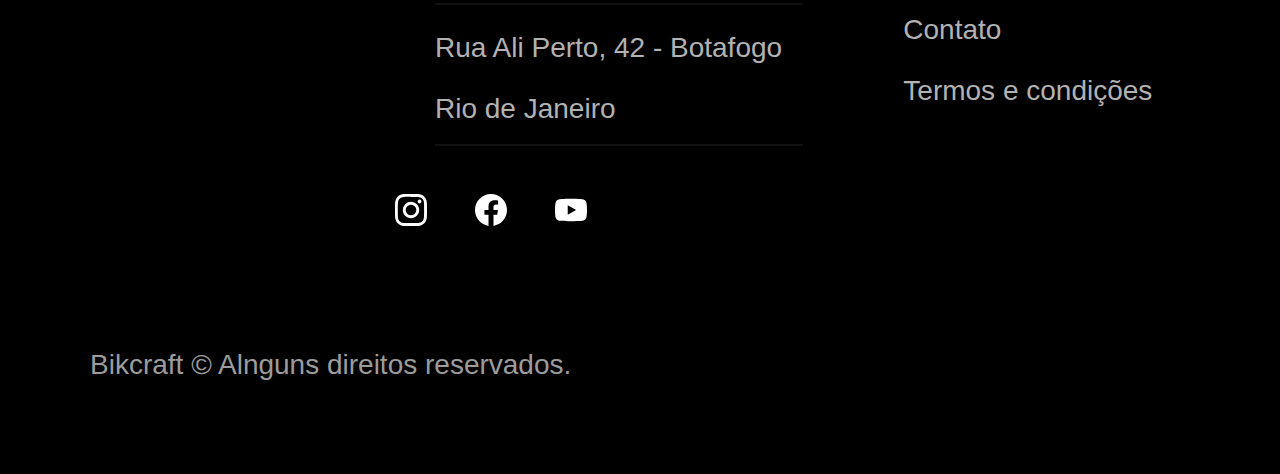
<file: seguros.html>
<!DOCTYPE html>

<html lang="pt-br">

<head>
  <meta charset="UTF-8">
  <meta name="viewport" content="width=device-width, initial-scale=1.0">

  <title>Seguros | Bikcraft</title>
  <meta name="description" content="Seguros da Bikcraft.">

  <link rel="preload" href="./css/style.css" as="style">
  <link rel="stylesheet" href="./css/style.css">
</head>

<body>
  <header class="header-bg">
    <div class="container header">
      <a href="./"><img src="./img/bikcraft.svg" alt="Bikcraft"></a>

      <nav aria-label="primaria">
        <ul class="header-menu f-m c0">
          <li><a href="./bicicletas.html">Bicicletas</a></li>
          <li><a href="./seguros.html">Seguros</a></li>
          <li><a href="./contatos.html">Contato</a></li>
        </ul>
      </nav>
    </div>
  </header>

  <main class="seguros-bg">
    <div class="titulo-bg">
      <div class="titulo container">
        <p class="f-l-b c5">Escolha o seguro</p>
        <h1 class="f-xxl c0">você seguro<span class="p1">.</span></h1>
      </div>
    </div>

    <div class="seguros container">
      <div class="seguros-items">
        <h3 class="f-xl c6">PRATA</h3>
        <span class="f-xl c0">R$ 199,99 <span class="f-xs c6">mensal</span></span>
        <ul class="f-m c0">
          <li>Duas trocas por ano</li>
          <li>Assistência técnica</li>
          <li>Suporte à partir das 8h às 18h</li>
          <li>Cobertura estadual</li>
        </ul>
        <a class="f-m-b botao secundario" href="./orcamento.html">Inscreva-se</a>
      </div>
      <div class="seguros-items">
        <h3 class="f-xl p1">OURO</h3>
        <span class="f-xl c0">R$ 299,99 <span class="f-xs c6">mensal</span></span>
        <ul class="f-m c0">
          <li>Cinco trocas por ano</li>
          <li>Assistência especial</li>
          <li>Suporte 24 horas</li>
          <li>Cobertura nacional</li>
          <li>Desconto em parceiros</li>
          <li>Acesso ao clube Bikcraft</li>
        </ul>
        <a class="f-m-b botao" href="./orcamento.html">Inscreva-se</a>
      </div>
    </div>
  </main>

  <article class="vantagens-bg">
    <div class="vantagens container">
      <h2 class="f-xxl c0">vantagens<span class="p1">.</span></h2>
      <ul>
        <li>
          <img src="./img/icones/eletrica.svg" alt="">
          <h3 class="f-l c0">Reparo Elétrico</h3>
          <p class="f-s c5">Garantimos o reparo completo do seu motor em caso de falhas. Sabemos que falhas são raras, mas estamos aqui para caso ocorra</p>
        </li>
        <li>
          <img src="./img/icones/carbono.svg" alt="">
          <h3 class="f-l c0">Carbono</h3>
          <p class="f-s c5">Nossos quadros são feitos para durar para sempre. Mas caso algo ocorra, ficamos felizes em reparar.</p>
        </li>
        <li>
          <img src="./img/icones/sustentavel.svg" alt="">
          <h3 class="f-l c0">Sustentável</h3>
          <p class="f-s c5">Trabalhamos com a filosofia de desperdício zero. Qualquer parte defeituosa é reciclada e reutilizada em outro projeto.</p>
        </li>
        <li>
          <img src="./img/icones/rastreador.svg" alt="">
          <h3 class="f-l c0">Rastrador</h3>
          <p class="f-s c5">Utilizamos o GPS da sua Bikcraft em conjunto com especialistas em segurança para efetuarmos a recuperação.</p>
        </li>
        <li>
          <img src="./img/icones/seguro.svg" alt="">
          <h3 class="f-l c0">Segurança</h3>
          <p class="f-s c5">Com o seguro Bikcraft você pode ficar tranquilo em saber que o seu dinheiro não será perdido em casos de roubo.</p>
        </li>
        <li>
          <img src="./img/icones/velocidade.svg" alt="">
          <h3 class="f-l c0">Rapidez</h3>
          <p class="f-s c5">A sua Bikcraft ficará pronta para uso no mesmo dia, caso você traga ela para ser reparada em uma das filiais.</p>
        </li>
      </ul>
    </div>
  </article>

  <article class="perguntas container">
    <h2 class="f-xxl">perguntas frequentes<span class="p1">.</span></h2>

    <dl>
      <div>
        <dt class="f-m-b">Qual forma de pagamento vocês aceitam?</dt>
        <dd class="f-s c9">Aceitamos pagamentos parcelados em todos os cartões de crédito. Para pagamentos à vista também aceitarmos PIX e Boleto através do PagSeguro.</dd>
      </div>
      <div>
        <dt class="f-m-b">Qual forma de pagamento vocês aceitam?</dt>
        <dd class="f-s c9">Aceitamos pagamentos parcelados em todos os cartões de crédito. Para pagamentos à vista também aceitarmos PIX e Boleto através do PagSeguro.</dd>
      </div>
      <div>
        <dt class="f-m-b">Qual forma de pagamento vocês aceitam?</dt>
        <dd class="f-s c9">Aceitamos pagamentos parcelados em todos os cartões de crédito. Para pagamentos à vista também aceitarmos PIX e Boleto através do PagSeguro.</dd>
      </div>
      <div>
        <dt class="f-m-b">Qual forma de pagamento vocês aceitam?</dt>
        <dd class="f-s c9">Aceitamos pagamentos parcelados em todos os cartões de crédito. Para pagamentos à vista também aceitarmos PIX e Boleto através do PagSeguro.</dd>
      </div>
      <div>
        <dt class="f-m-b">Qual forma de pagamento vocês aceitam?</dt>
        <dd class="f-s c9">Aceitamos pagamentos parcelados em todos os cartões de crédito. Para pagamentos à vista também aceitarmos PIX e Boleto através do PagSeguro.</dd>
      </div>
      <div>
        <dt class="f-m-b">Qual forma de pagamento vocês aceitam?</dt>
        <dd class="f-s c9">Aceitamos pagamentos parcelados em todos os cartões de crédito. Para pagamentos à vista também aceitarmos PIX e Boleto através do PagSeguro.</dd>
      </div>
    </dl>
  </article>

  <footer class="footer-bg">
    <div class="footer">
      <img src="./img/bikcraft.svg" alt="Bikcraft">
      <div class="footer-contato">
        <h3 class="f-l-b c0">Contato</h3>
        <ul class="f-m c5">
          <li><a href="tel:+552199999999">+55 21 9999-9999</a></li>
          <li><a href="mailto:contato@bikcraft.com">contato@bikcraft.com</a></li>
          <li>Rua Ali Perto, 42 - Botafogo</li>
          <li>Rio de Janeiro</li>
        </ul>
        <div class="footer-rede">
          <a href="./">
            <img src="./img/redes/instagram.svg" alt="Instagram">
          </a>
          <a href="./">
            <img src="./img/redes/facebook.svg" alt="facebook">
          </a>
          <a href="./">
            <img src="./img/redes/youtube.svg" alt="youtube">
          </a>
        </div>
      </div>
      <div class="footer-informacao">
        <h3 class="f-l-b c0">Informações</h3>
        <nav>
          <ul class="f-m c5">
            <li><a href="./bicicletas.html">Bicicletas</a></li>
            <li><a href="./seguros.html">Seguros</a></li>
            <li><a href="./contatos.html">Contato</a></li>
            <li><a href="./termos.html">Termos e condições</a></li>
          </ul>
        </nav>
      </div>
      <p class="footer-copy f-m c6">Bikcraft © Alnguns direitos reservados.</p>
    </div>
  </footer>
</body>

</html>
</file>
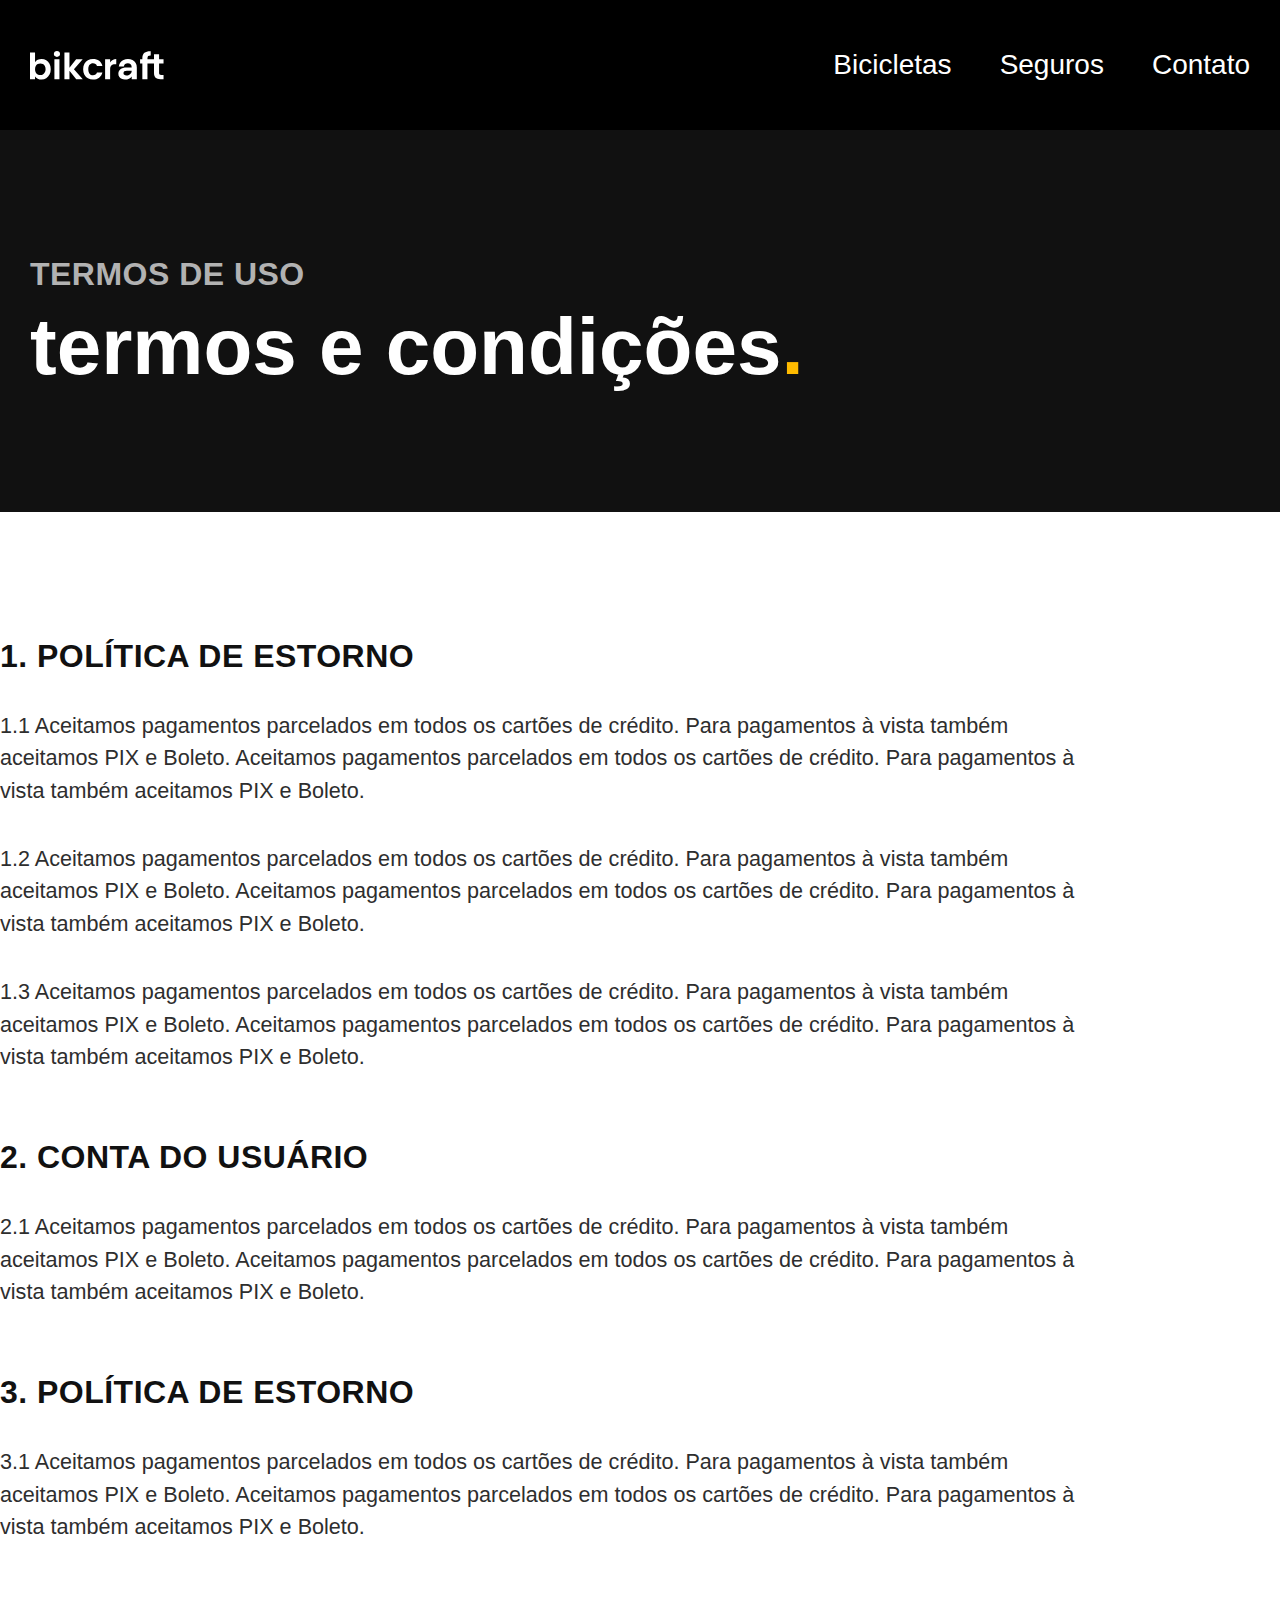
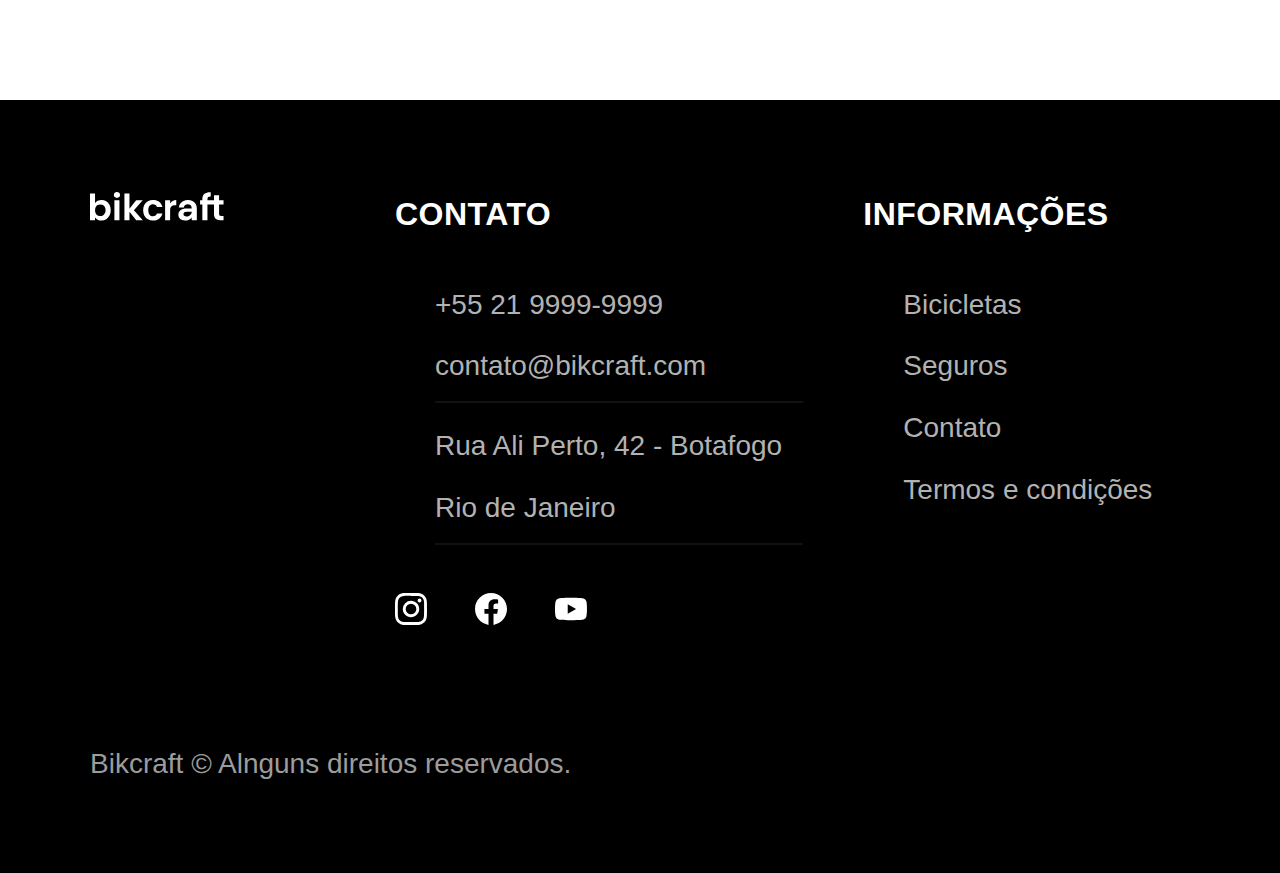
<file: termos.html>
<!DOCTYPE html>

<html lang="pt-br">

<head>
  <meta charset="UTF-8">
  <meta name="viewport" content="width=device-width, initial-scale=1.0">

  <title>Termos e Condições | Bikcraft</title>
  <meta name="description" content="Termos e condições da Bikcraft.">

  <link rel="preload" href="./css/style.css" as="style">
  <link rel="stylesheet" href="./css/style.css">
</head>

<body id="termos">
  <header class="header-bg">
    <div class="container header">
      <a href="./"><img src="./img/bikcraft.svg" alt="Bikcraft"></a>

      <nav aria-label="primaria">
        <ul class="header-menu f-m c0">
          <li><a href="./bicicletas.html">Bicicletas</a></li>
          <li><a href="./seguros.html">Seguros</a></li>
          <li><a href="./contatos.html">Contato</a></li>
        </ul>
      </nav>
    </div>
  </header>

  <main>
    <div class="titulo-bg">
      <div class="titulo container">
        <p class="f-l-b c5">Termos de uso</p>
        <h1 class="f-xxl c0">termos e condições<span class="p1">.</span></h1>
      </div>
    </div>
    <div class="termos container f-s c10">
      <h2 class="f-l-b c11">1. Política de estorno</h2>
      <p>1.1 Aceitamos pagamentos parcelados em todos os cartões de crédito. Para pagamentos à vista também aceitamos PIX e Boleto. Aceitamos pagamentos parcelados em todos os cartões de crédito. Para pagamentos à vista também aceitamos PIX e Boleto.</p>
      <p>1.2 Aceitamos pagamentos parcelados em todos os cartões de crédito. Para pagamentos à vista também aceitamos PIX e Boleto. Aceitamos pagamentos parcelados em todos os cartões de crédito. Para pagamentos à vista também aceitamos PIX e Boleto.</p>
      <p>1.3 Aceitamos pagamentos parcelados em todos os cartões de crédito. Para pagamentos à vista também aceitamos PIX e Boleto. Aceitamos pagamentos parcelados em todos os cartões de crédito. Para pagamentos à vista também aceitamos PIX e Boleto.</p>
      <h2 class="f-l-b c11">2. Conta do usuário</h2>
      <p>2.1 Aceitamos pagamentos parcelados em todos os cartões de crédito. Para pagamentos à vista também aceitamos PIX e Boleto. Aceitamos pagamentos parcelados em todos os cartões de crédito. Para pagamentos à vista também aceitamos PIX e Boleto.</p>
      <h2 class="f-l-b c11">3. Política de estorno</h2>
      <p>3.1 Aceitamos pagamentos parcelados em todos os cartões de crédito. Para pagamentos à vista também aceitamos PIX e Boleto. Aceitamos pagamentos parcelados em todos os cartões de crédito. Para pagamentos à vista também aceitamos PIX e Boleto.</p>
    </div>
  </main>

  <footer class="footer-bg">
    <div class="footer">
      <img src="./img/bikcraft.svg" alt="Bikcraft">
      <div class="footer-contato">
        <h3 class="f-l-b c0">Contato</h3>
        <ul class="f-m c5">
          <li><a href="tel:+552199999999">+55 21 9999-9999</a></li>
          <li><a href="mailto:contato@bikcraft.com">contato@bikcraft.com</a></li>
          <li>Rua Ali Perto, 42 - Botafogo</li>
          <li>Rio de Janeiro</li>
        </ul>
        <div class="footer-rede">
          <a href="./">
            <img src="./img/redes/instagram.svg" alt="Instagram">
          </a>
          <a href="./">
            <img src="./img/redes/facebook.svg" alt="facebook">
          </a>
          <a href="./">
            <img src="./img/redes/youtube.svg" alt="youtube">
          </a>
        </div>
      </div>
      <div class="footer-informacao">
        <h3 class="f-l-b c0">Informações</h3>
        <nav>
          <ul class="f-m c5">
            <li><a href="./bicicletas.html">Bicicletas</a></li>
            <li><a href="./seguros.html">Seguros</a></li>
            <li><a href="./contatos.html">Contato</a></li>
            <li><a href="./termos.html">Termos e condições</a></li>
          </ul>
        </nav>
      </div>
      <p class="footer-copy f-m c6">Bikcraft © Alnguns direitos reservados.</p>
    </div>
  </footer>
</body>

</html>
</file>
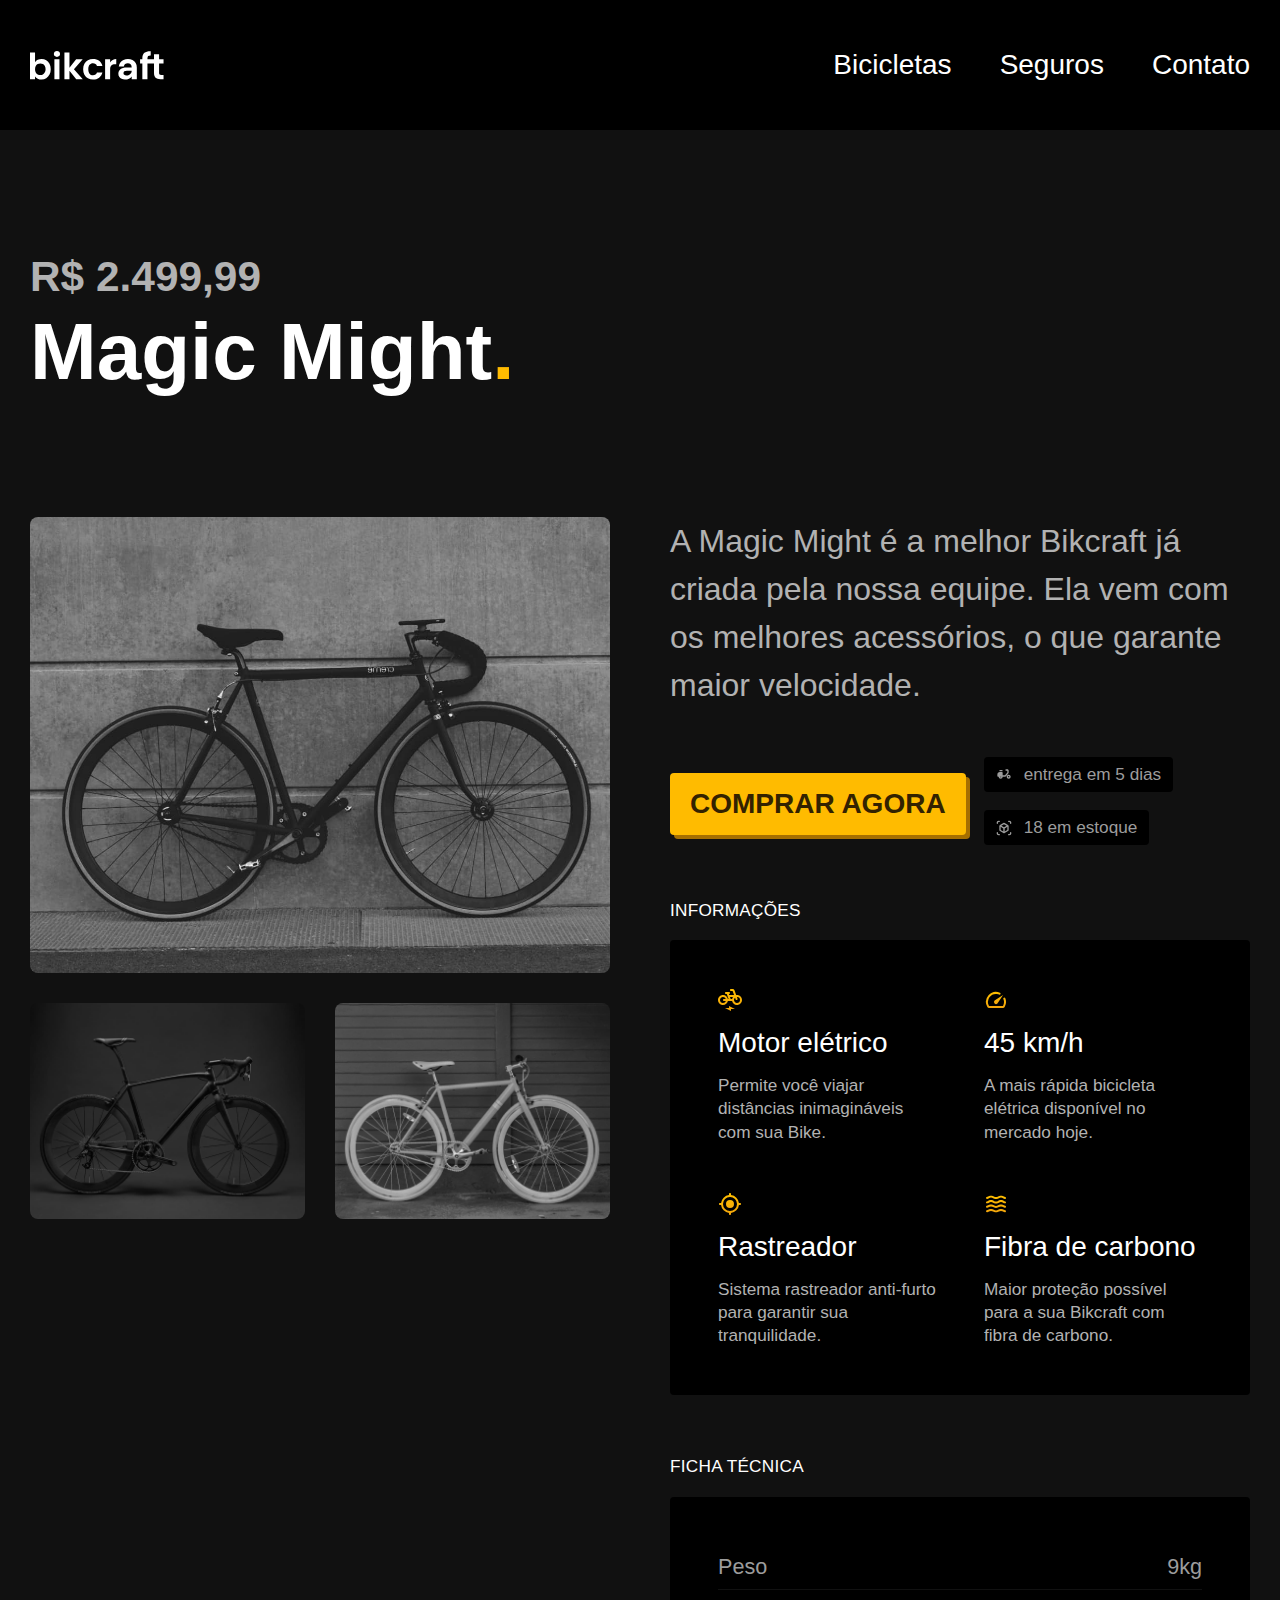
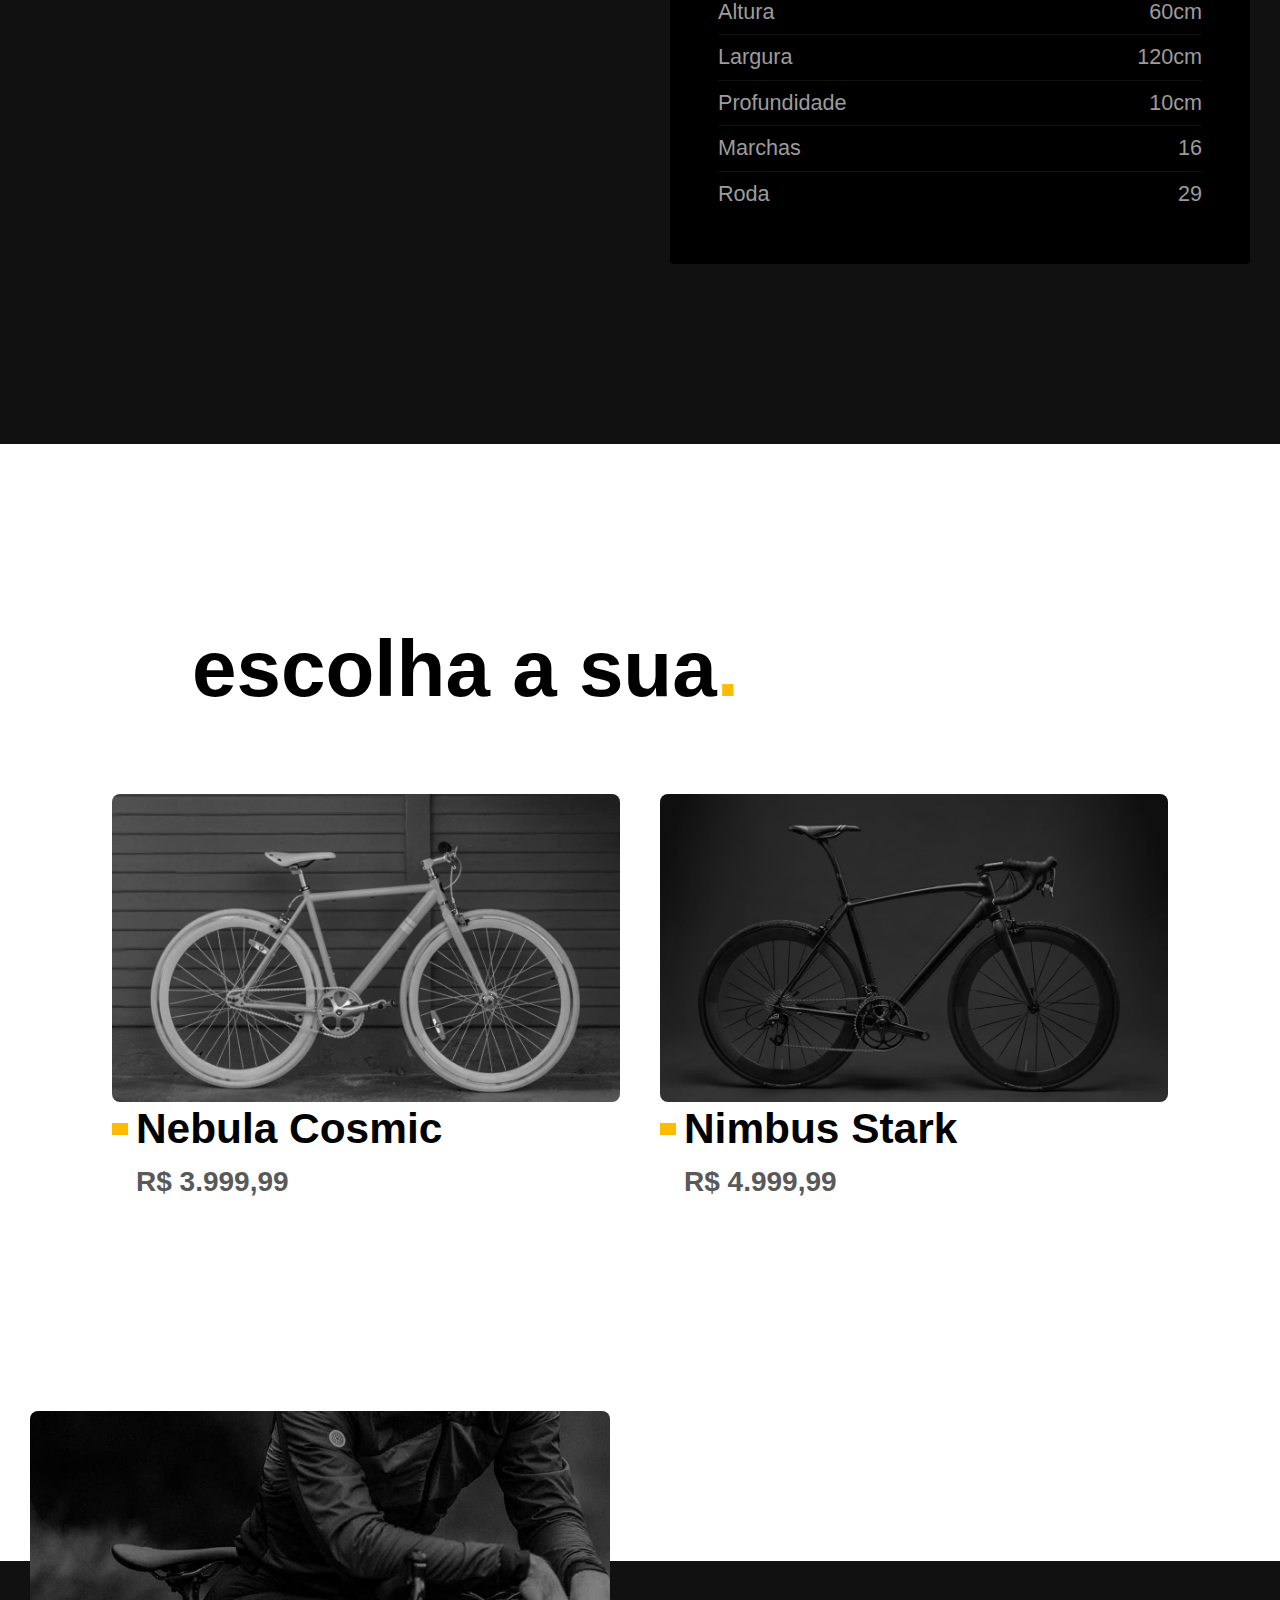
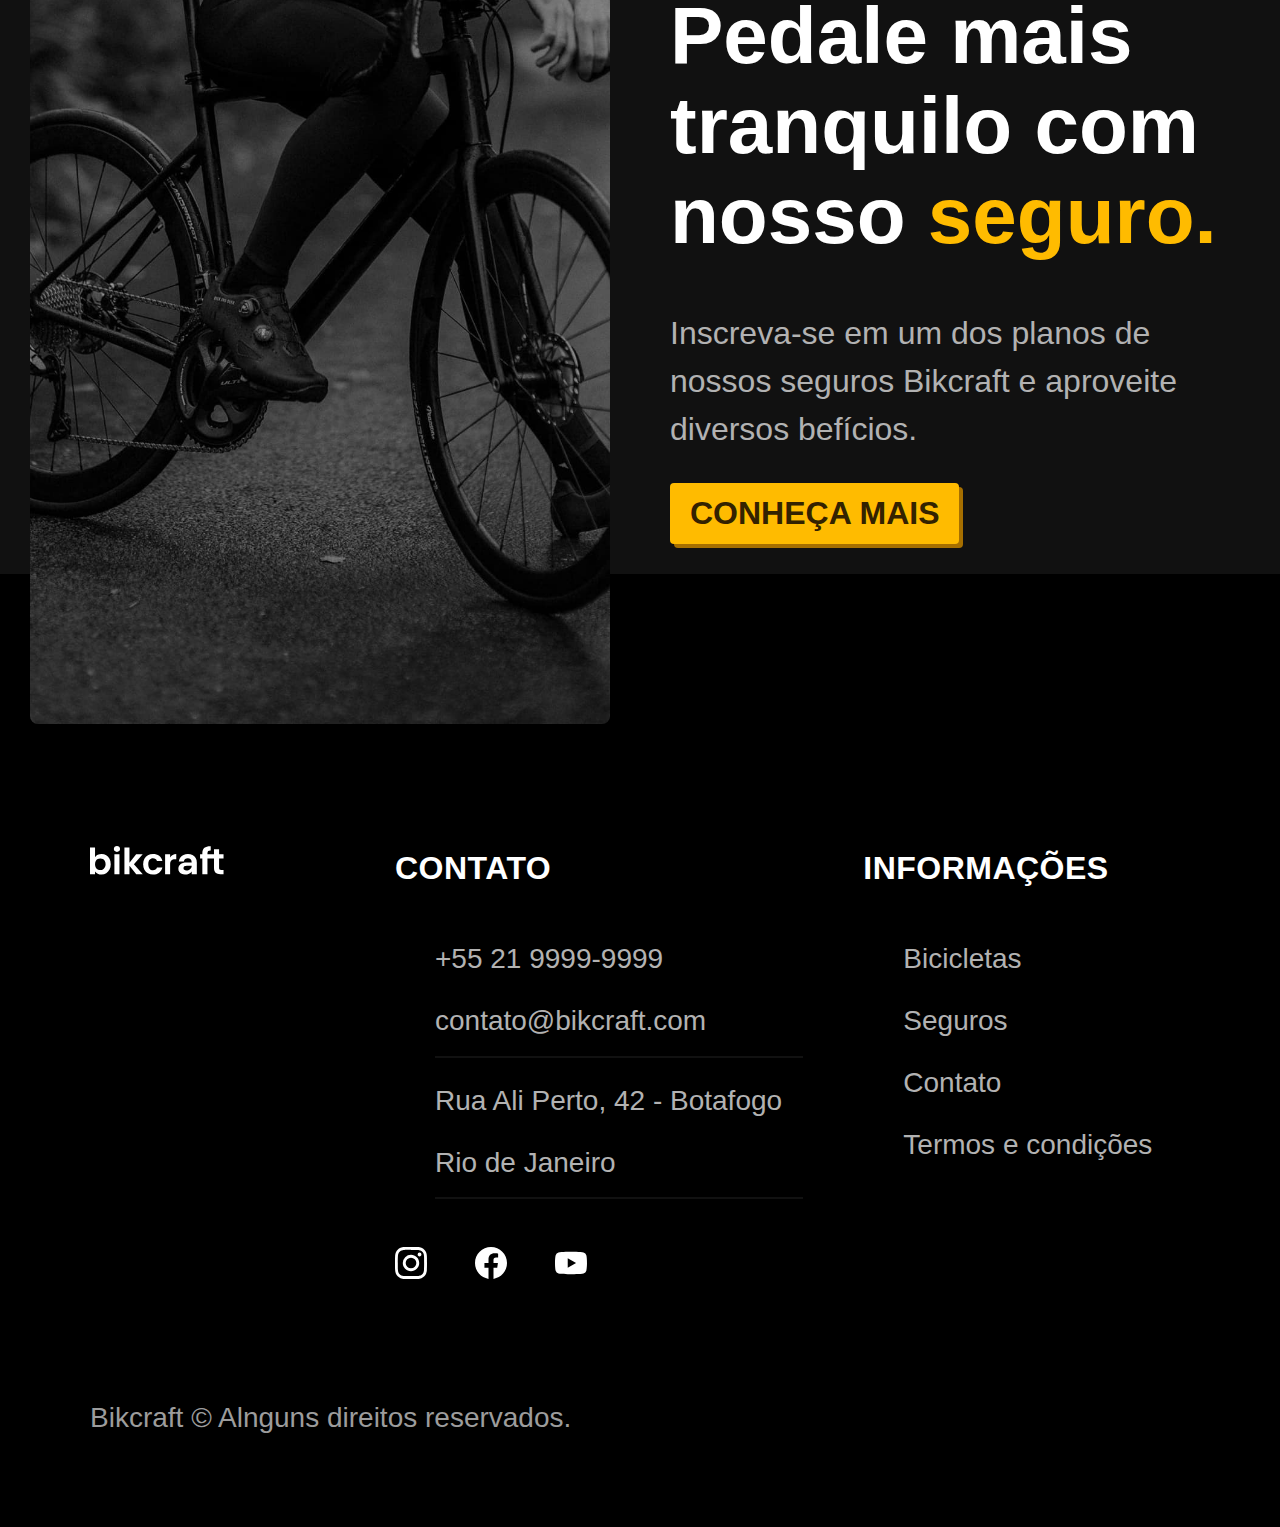
<file: bicicletas/magic.html>
<!DOCTYPE html>

<html lang="pt-br">

<head>
  <meta charset="UTF-8">
  <meta name="viewport" content="width=device-width, initial-scale=1.0">

  <title>Magic Might | Bikcraft</title>
  <meta name="description" content="Bicicleta Magic Might da Bikcraft.">

  <link rel="stylesheet" href="../css/style.css">
</head>

<body id="bicicleta">
  <header class="header-bg">
    <div class="container header">
      <a href="../"><img src="../img/bikcraft.svg" alt="Bikcraft"></a>

      <nav aria-label="primaria">
        <ul class="header-menu f-m c0">
          <li><a href="../bicicletas.html">Bicicletas</a></li>
          <li><a href="../seguros.html">Seguros</a></li>
          <li><a href="../contatos.html">Contato</a></li>
        </ul>
      </nav>
    </div>
  </header>

  <main class="titulo-bg">
    <div>
      <div class="titulo container">
        <p class="f-xl c5">R$ 2.499,99</p>
        <h1 class="f-xxl c0">Magic Might<span class="p1">.</span></h1>
      </div>
    </div>
    <div class="bicicleta container">
      <div class="bicicleta-imagem">
        <img src="../img/bicicleta/nimbus2.jpg" alt="">
        <img src="../img/bicicleta/nimbus1.jpg" alt="">
        <img src="../img/bicicleta/nimbus3.jpg" alt="">
      </div>

      <div class="bicicleta-conteudo">
        <p class="f-l c5">A Magic Might é a melhor Bikcraft já criada pela nossa equipe. Ela vem com os melhores acessórios, o que garante maior velocidade.</p>
        <div class="bicicleta-comprar">
          <a class="f-m-b botao" href="../orcamento.html">Comprar agora</a>
          <span class="f-xs c6"><img src="../img/icones/entrega.svg" alt=""> entrega em 5 dias</span>
          <span class="f-xs c6"><img src="../img/icones/estoque.svg" alt=""> 18 em estoque</span>
        </div>

        <h2 class="f-xs c0">Informações</h2>
        <ul class="bicicleta-informacoes">
          <li>
            <img src="../img/icones/eletrica.svg" alt="">
            <h3 class="f-m c0">Motor elétrico</h3>
            <p class="f-xs c5">Permite você viajar distâncias inimagináveis com sua Bike.</p>
          </li>
          <li>
            <img src="../img/icones/velocidade.svg" alt="">
            <h3 class="f-m c0">45 km/h</h3>
            <p class="f-xs c5">A mais rápida bicicleta elétrica disponível no mercado hoje.</p>
          </li>
          <li>
            <img src="../img/icones/rastreador.svg" alt="">
            <h3 class="f-m c0">Rastreador</h3>
            <p class="f-xs c5">Sistema rastreador anti-furto para garantir sua tranquilidade.</p>
          </li>
          <li>
            <img src="../img/icones/carbono.svg" alt="">
            <h3 class="f-m c0">Fibra de carbono</h3>
            <p class="f-xs c5">Maior proteção possível para a sua Bikcraft com fibra de carbono.</p>
          </li>
        </ul>
        <h2 class="f-xs c0">Ficha técnica</h2>
        <ul class="bicicleta-ficha f-s c4">
          <li>Peso <span>9kg</span></li>
          <li>Altura <span>60cm</span></li>
          <li>Largura <span>120cm</span></li>
          <li>Profundidade <span>10cm</span></li>
          <li>Marchas <span>16</span></li>
          <li>Roda <span>29</span></li>
        </ul>
      </div>
    </div>
  </main>

  <article class="container lista">
    <h2 class="lista-titulo f-xxl">escolha a sua<span class="p1">.</span></h2>
    <ul>
      <li>
        <a href="./nebula.html">
          <img src="../img/bicicletas/nebula.jpg" alt="Bicicleta preta">
          <h3 class="f-xl">Nebula Cosmic</h3>
          <span class="f-m-b c8">R$ 3.999,99</span>
        </a>
      </li>
      <li>
        <a href="./nimbus.html">
          <img src="../img/bicicletas/nimbus.jpg" alt="Bicicleta branca">
          <h3 class="f-xl">Nimbus Stark</h3>
          <span class="f-m-b c8">R$ 4.999,99</span>
        </a>
      </li>
    </ul>
  </article>

  <article class="seguro-bg">
    <div class="seguro container">
      <div class="seguro-imagem">
        <img src="../img/fotos/seguros.jpg" alt="Pessoa parada em cima de uma bicicleta">
      </div>
      <div class="seguro-conteudo">
        <h2 class="f-xxl c0">Pedale mais tranquilo com nosso <span class="p1">seguro.</span></h2>
        <p class="f-l c5">Inscreva-se em um dos planos de nossos seguros Bikcraft e aproveite diversos befícios.</p>
        <a class="botao" href="../seguros.html">Conheça mais</a>
      </div>
    </div>
  </article>

  <footer class="footer-bg">
    <div class="footer">
      <img src="../img/bikcraft.svg" alt="Bikcraft">
      <div class="footer-contato">
        <h3 class="f-l-b c0">Contato</h3>
        <ul class="f-m c5">
          <li><a href="tel:+552199999999">+55 21 9999-9999</a></li>
          <li><a href="mailto:contato@bikcraft.com">contato@bikcraft.com</a></li>
          <li>Rua Ali Perto, 42 - Botafogo</li>
          <li>Rio de Janeiro</li>
        </ul>
        <div class="footer-rede">
          <a href="../">
            <img src="../img/redes/instagram.svg" alt="Instagram">
          </a>
          <a href="../">
            <img src="../img/redes/facebook.svg" alt="facebook">
          </a>
          <a href="../">
            <img src="../img/redes/youtube.svg" alt="youtube">
          </a>
        </div>
      </div>
      <div class="footer-informacao">
        <h3 class="f-l-b c0">Informações</h3>
        <nav>
          <ul class="f-m c5">
            <li><a href="../bicicletas.html">Bicicletas</a></li>
            <li><a href="../seguros.html">Seguros</a></li>
            <li><a href="../contatos.html">Contato</a></li>
            <li><a href="../termos.html">Termos e condições</a></li>
          </ul>
        </nav>
      </div>
      <p class="footer-copy f-m c6">Bikcraft © Alnguns direitos reservados.</p>
    </div>
  </footer>
</body>

</html>
</file>
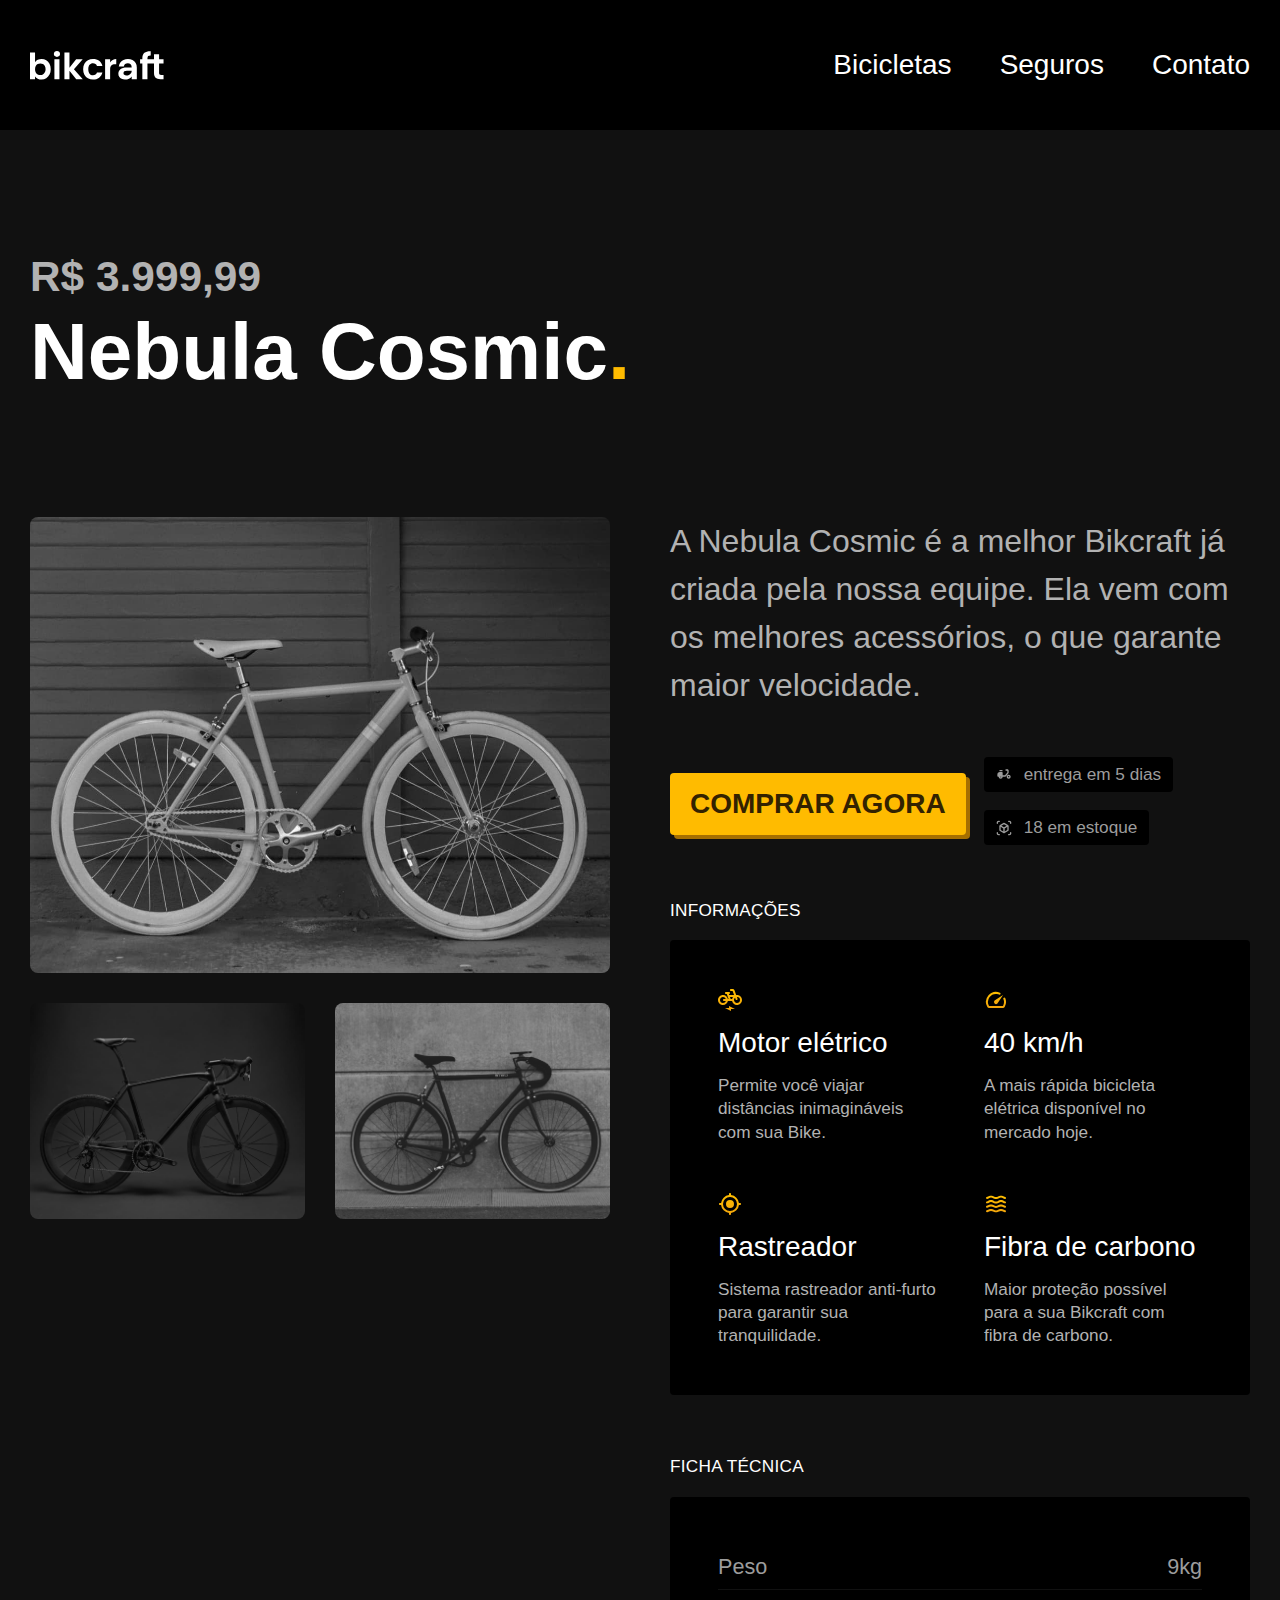
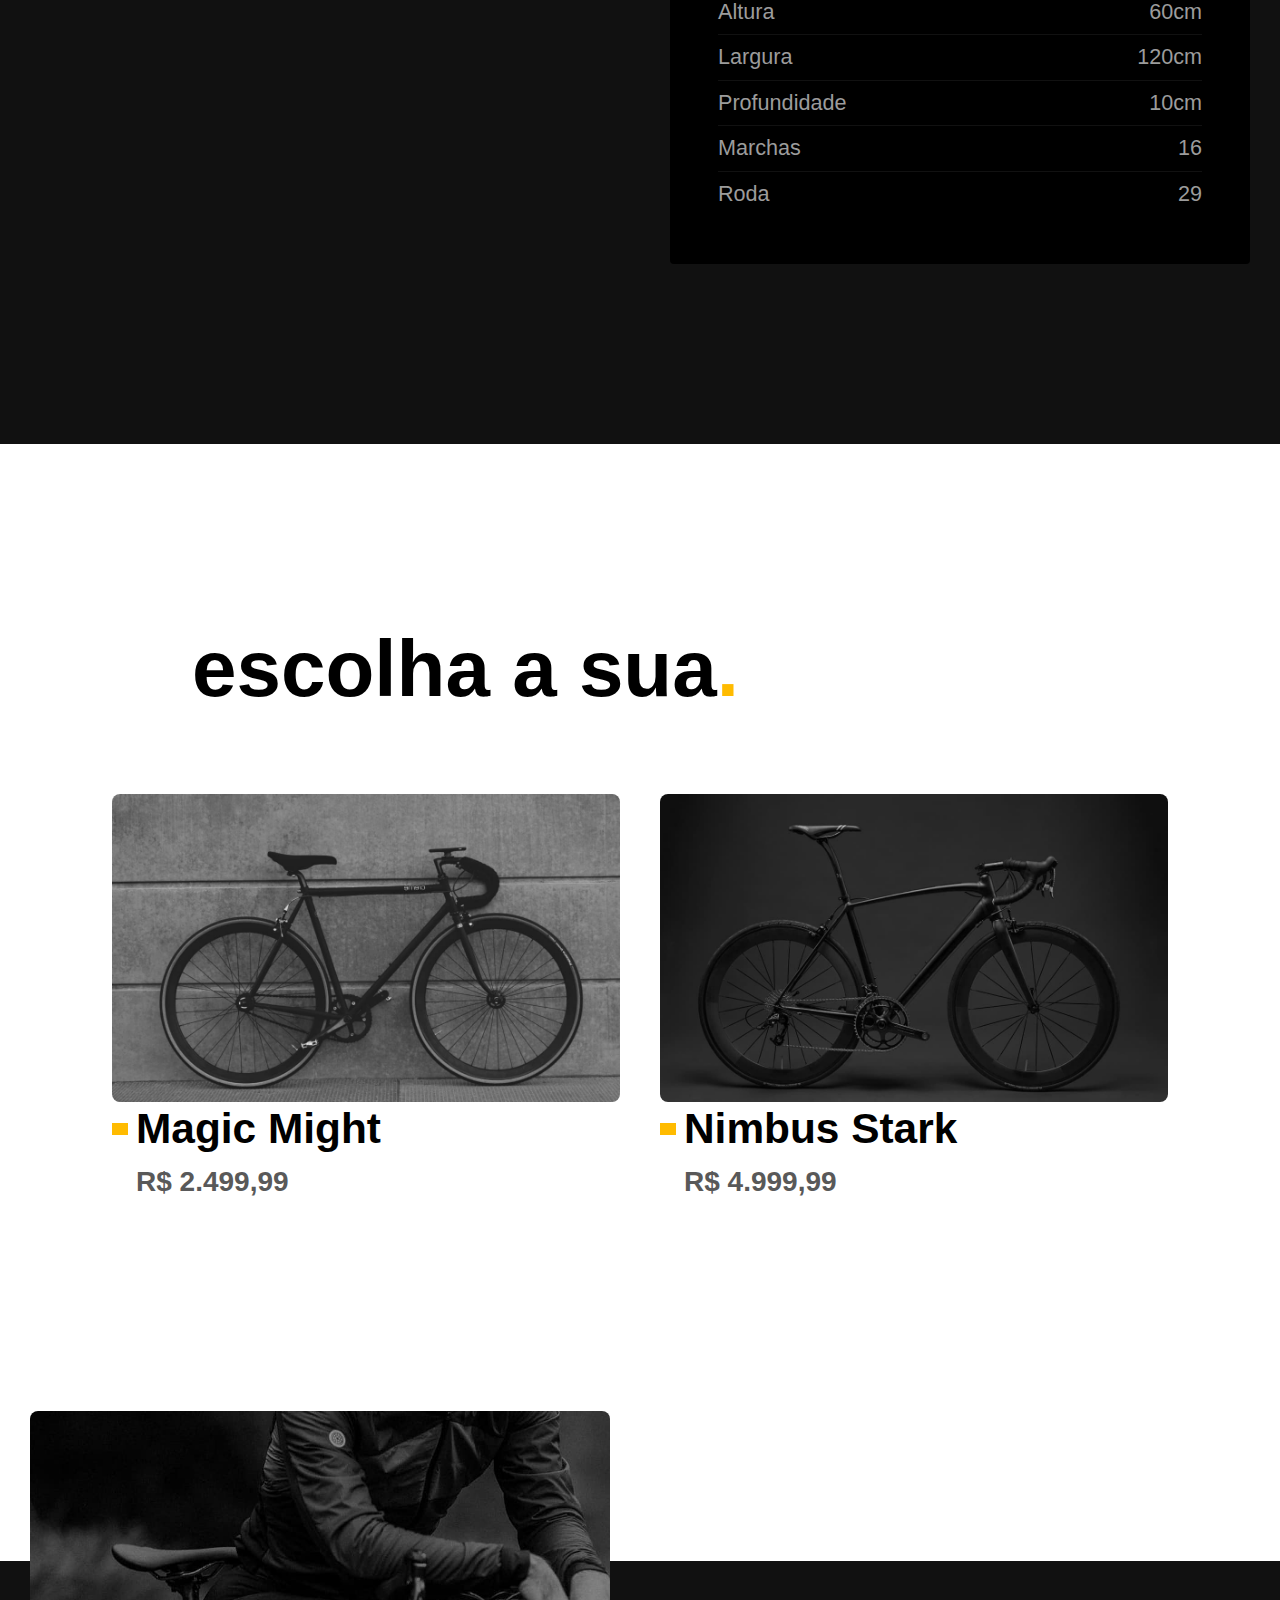
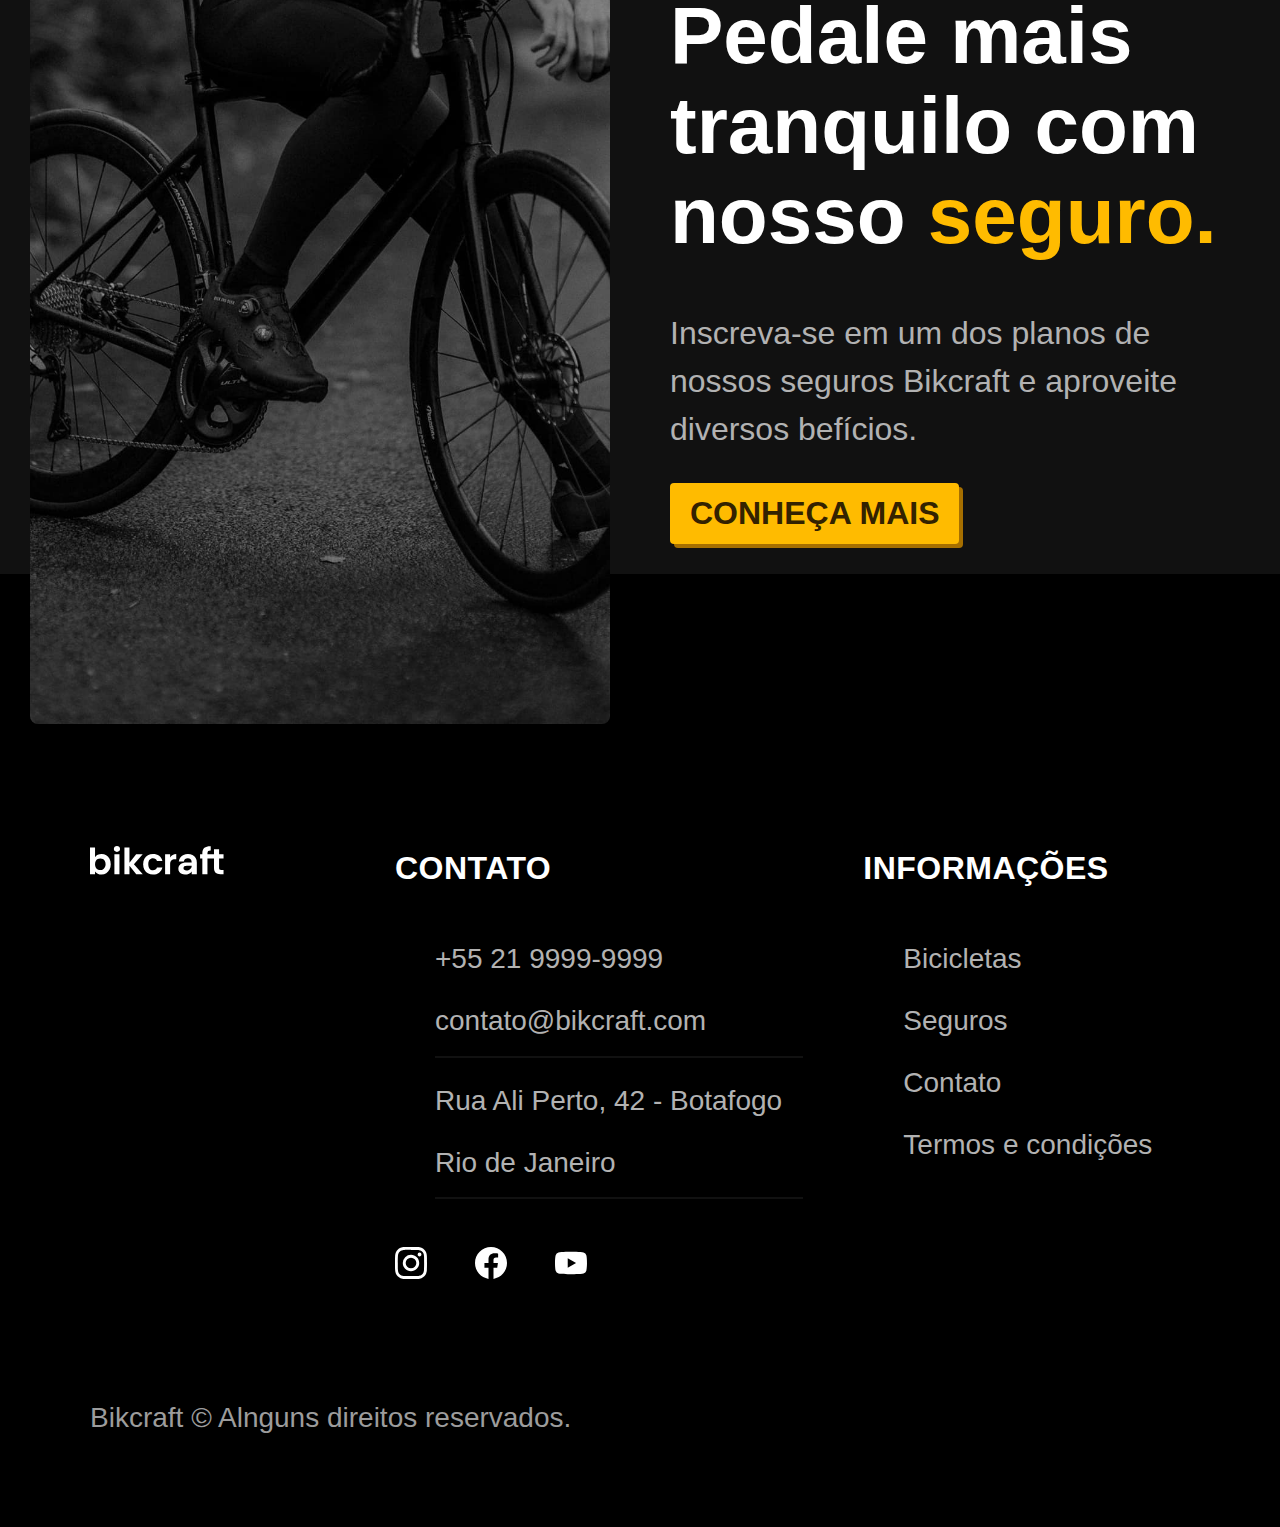
<file: bicicletas/nebula.html>
<!DOCTYPE html>

<html lang="pt-br">

<head>
  <meta charset="UTF-8">
  <meta name="viewport" content="width=device-width, initial-scale=1.0">

  <title>Nebula Cosmic | Bikcraft</title>
  <meta name="description" content="Bicicleta Nebula Cosmic da Bikcraft.">

  <link rel="stylesheet" href="../css/style.css">
</head>

<body id="bicicleta">
  <header class="header-bg">
    <div class="container header">
      <a href="../"><img src="../img/bikcraft.svg" alt="Bikcraft"></a>

      <nav aria-label="primaria">
        <ul class="header-menu f-m c0">
          <li><a href="../bicicletas.html">Bicicletas</a></li>
          <li><a href="../seguros.html">Seguros</a></li>
          <li><a href="../contatos.html">Contato</a></li>
        </ul>
      </nav>
    </div>
  </header>

  <main class="titulo-bg">
    <div>
      <div class="titulo container">
        <p class="f-xl c5">R$ 3.999,99</p>
        <h1 class="f-xxl c0">Nebula Cosmic<span class="p1">.</span></h1>
      </div>
    </div>
    <div class="bicicleta container">
      <div class="bicicleta-imagem">
        <img src="../img/bicicleta/nimbus3.jpg" alt="">
        <img src="../img/bicicleta/nimbus1.jpg" alt="">
        <img src="../img/bicicleta/nimbus2.jpg" alt="">
      </div>

      <div class="bicicleta-conteudo">
        <p class="f-l c5">A Nebula Cosmic é a melhor Bikcraft já criada pela nossa equipe. Ela vem com os melhores acessórios, o que garante maior velocidade.</p>
        <div class="bicicleta-comprar">
          <a class="f-m-b botao" href="../orcamento.html">Comprar agora</a>
          <span class="f-xs c6"><img src="../img/icones/entrega.svg" alt=""> entrega em 5 dias</span>
          <span class="f-xs c6"><img src="../img/icones/estoque.svg" alt=""> 18 em estoque</span>
        </div>

        <h2 class="f-xs c0">Informações</h2>
        <ul class="bicicleta-informacoes">
          <li>
            <img src="../img/icones/eletrica.svg" alt="">
            <h3 class="f-m c0">Motor elétrico</h3>
            <p class="f-xs c5">Permite você viajar distâncias inimagináveis com sua Bike.</p>
          </li>
          <li>
            <img src="../img/icones/velocidade.svg" alt="">
            <h3 class="f-m c0">40 km/h</h3>
            <p class="f-xs c5">A mais rápida bicicleta elétrica disponível no mercado hoje.</p>
          </li>
          <li>
            <img src="../img/icones/rastreador.svg" alt="">
            <h3 class="f-m c0">Rastreador</h3>
            <p class="f-xs c5">Sistema rastreador anti-furto para garantir sua tranquilidade.</p>
          </li>
          <li>
            <img src="../img/icones/carbono.svg" alt="">
            <h3 class="f-m c0">Fibra de carbono</h3>
            <p class="f-xs c5">Maior proteção possível para a sua Bikcraft com fibra de carbono.</p>
          </li>
        </ul>
        <h2 class="f-xs c0">Ficha técnica</h2>
        <ul class="bicicleta-ficha f-s c4">
          <li>Peso <span>9kg</span></li>
          <li>Altura <span>60cm</span></li>
          <li>Largura <span>120cm</span></li>
          <li>Profundidade <span>10cm</span></li>
          <li>Marchas <span>16</span></li>
          <li>Roda <span>29</span></li>
        </ul>
      </div>
    </div>
  </main>

  <article class="container lista">
    <h2 class="lista-titulo f-xxl">escolha a sua<span class="p1">.</span></h2>
    <ul>
      <li>
        <a href="./magic.html">
          <img src="../img/bicicletas/magic.jpg" alt="Bicicleta preta">
          <h3 class="f-xl">Magic Might</h3>
          <span class="f-m-b c8">R$ 2.499,99</span>
        </a>
      </li>
      <li>
        <a href="./nimbus.html">
          <img src="../img/bicicletas/nimbus.jpg" alt="Bicicleta branca">
          <h3 class="f-xl">Nimbus Stark</h3>
          <span class="f-m-b c8">R$ 4.999,99</span>
        </a>
      </li>
    </ul>
  </article>

  <article class="seguro-bg">
    <div class="seguro container">
      <div class="seguro-imagem">
        <img src="../img/fotos/seguros.jpg" alt="Pessoa parada em cima de uma bicicleta">
      </div>
      <div class="seguro-conteudo">
        <h2 class="f-xxl c0">Pedale mais tranquilo com nosso <span class="p1">seguro.</span></h2>
        <p class="f-l c5">Inscreva-se em um dos planos de nossos seguros Bikcraft e aproveite diversos befícios.</p>
        <a class="botao" href="../seguros.html">Conheça mais</a>
      </div>
    </div>
  </article>

  <footer class="footer-bg">
    <div class="footer">
      <img src="../img/bikcraft.svg" alt="Bikcraft">
      <div class="footer-contato">
        <h3 class="f-l-b c0">Contato</h3>
        <ul class="f-m c5">
          <li><a href="tel:+552199999999">+55 21 9999-9999</a></li>
          <li><a href="mailto:contato@bikcraft.com">contato@bikcraft.com</a></li>
          <li>Rua Ali Perto, 42 - Botafogo</li>
          <li>Rio de Janeiro</li>
        </ul>
        <div class="footer-rede">
          <a href="../">
            <img src="../img/redes/instagram.svg" alt="Instagram">
          </a>
          <a href="../">
            <img src="../img/redes/facebook.svg" alt="facebook">
          </a>
          <a href="../">
            <img src="../img/redes/youtube.svg" alt="youtube">
          </a>
        </div>
      </div>
      <div class="footer-informacao">
        <h3 class="f-l-b c0">Informações</h3>
        <nav>
          <ul class="f-m c5">
            <li><a href="../bicicletas.html">Bicicletas</a></li>
            <li><a href="../seguros.html">Seguros</a></li>
            <li><a href="../contatos.html">Contato</a></li>
            <li><a href="../termos.html">Termos e condições</a></li>
          </ul>
        </nav>
      </div>
      <p class="footer-copy f-m c6">Bikcraft © Alnguns direitos reservados.</p>
    </div>
  </footer>
</body>

</html>
</file>
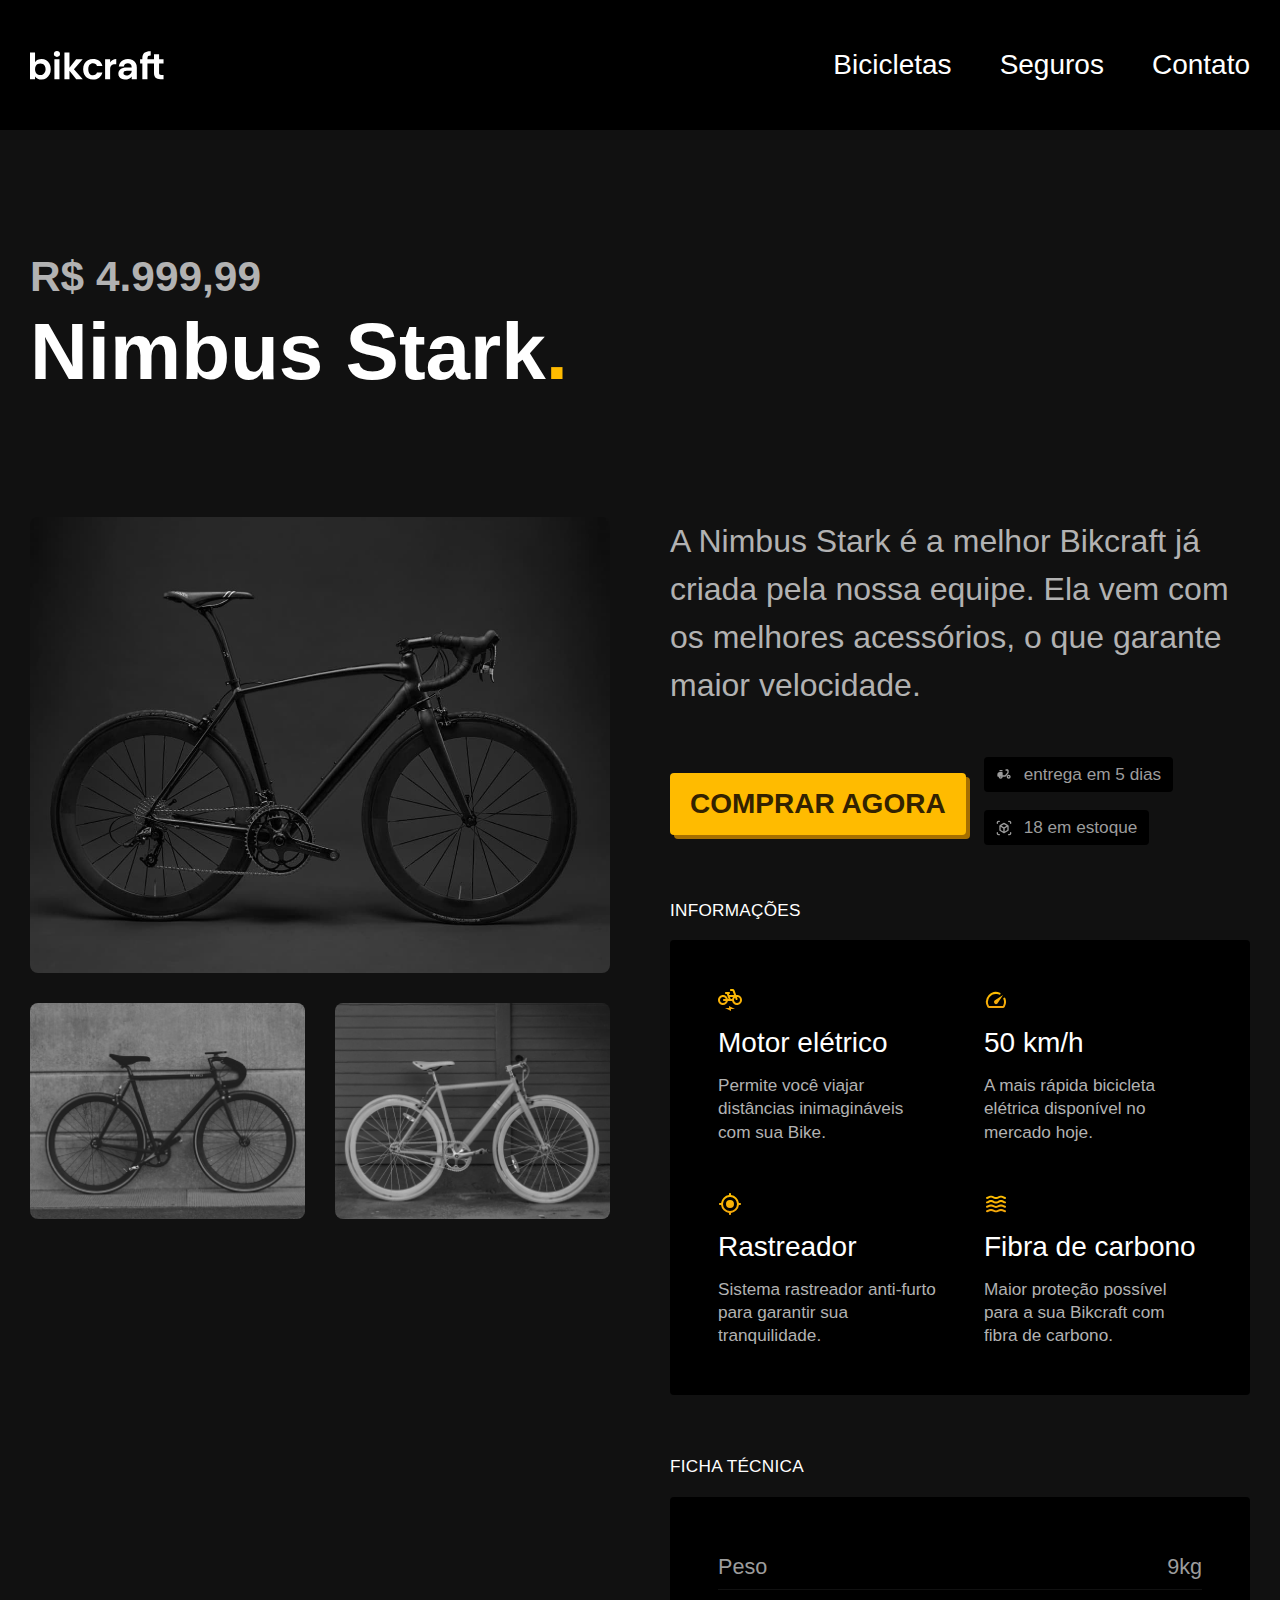
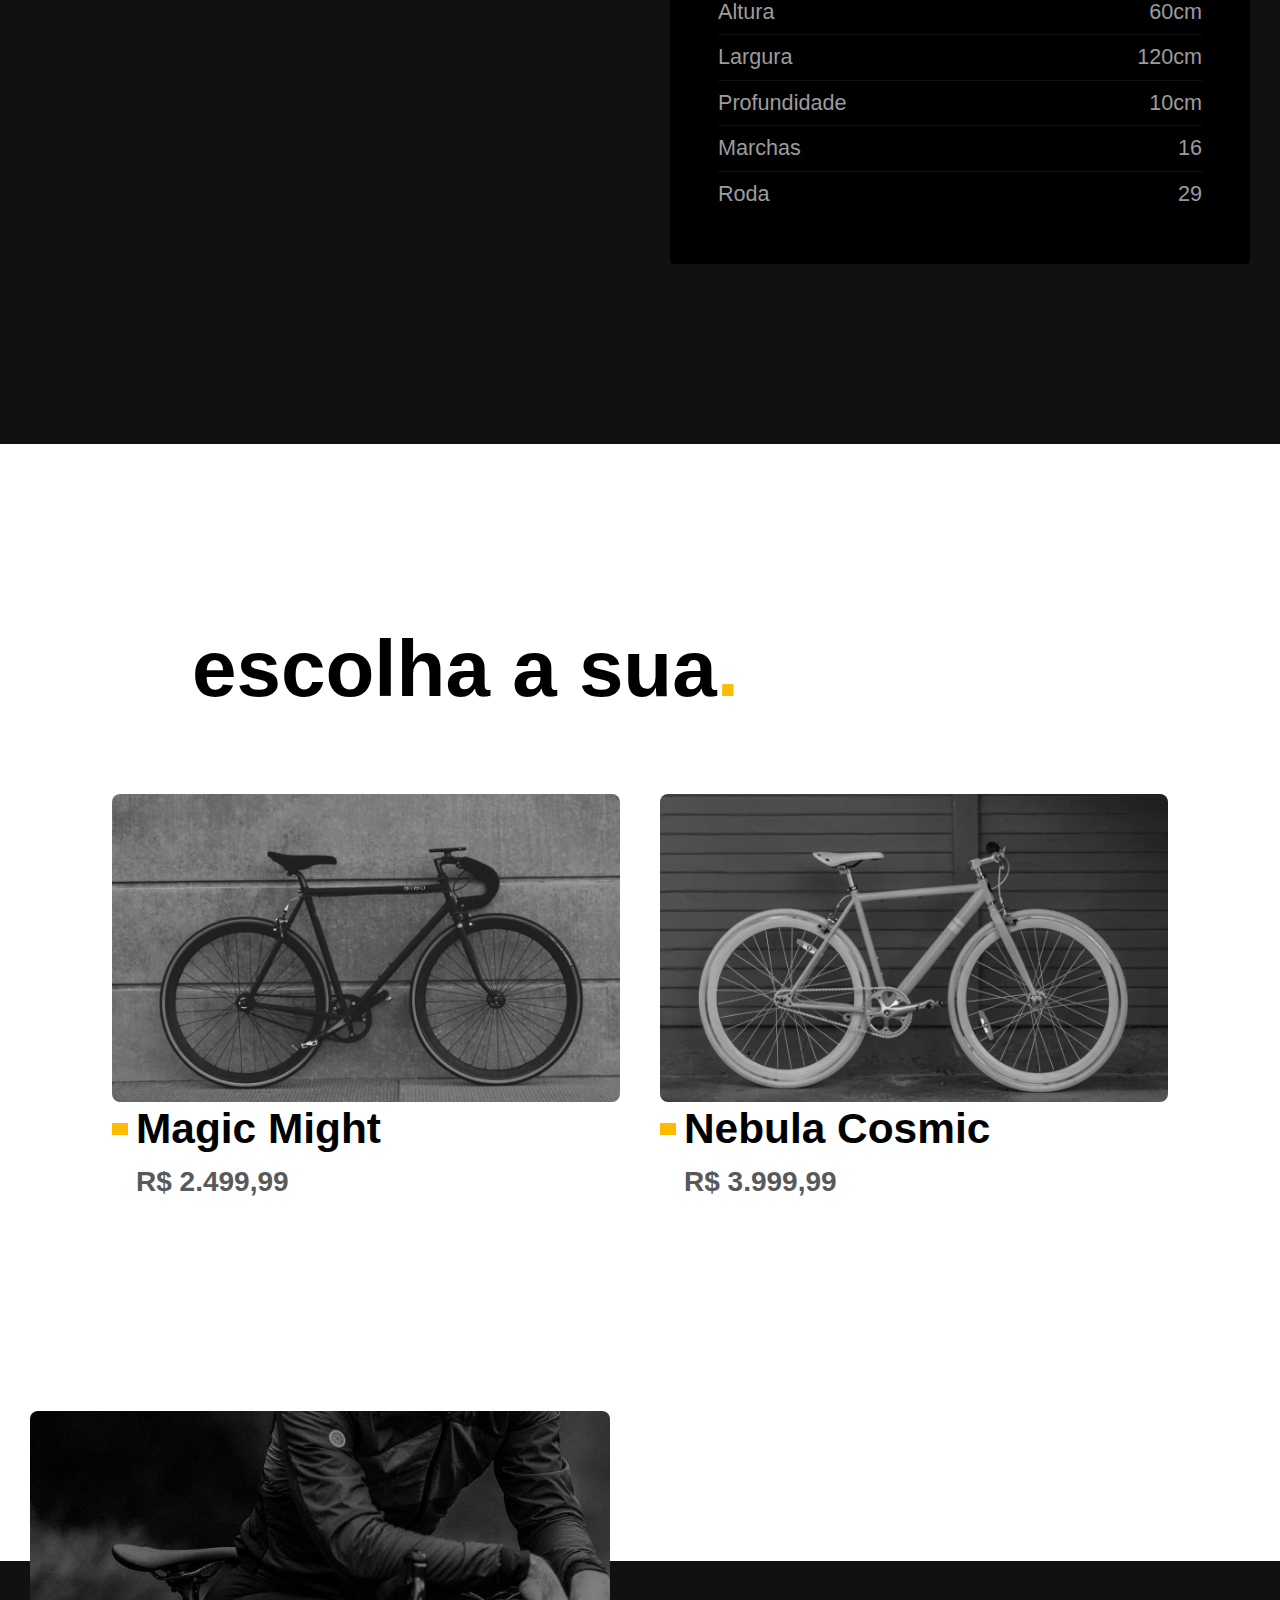
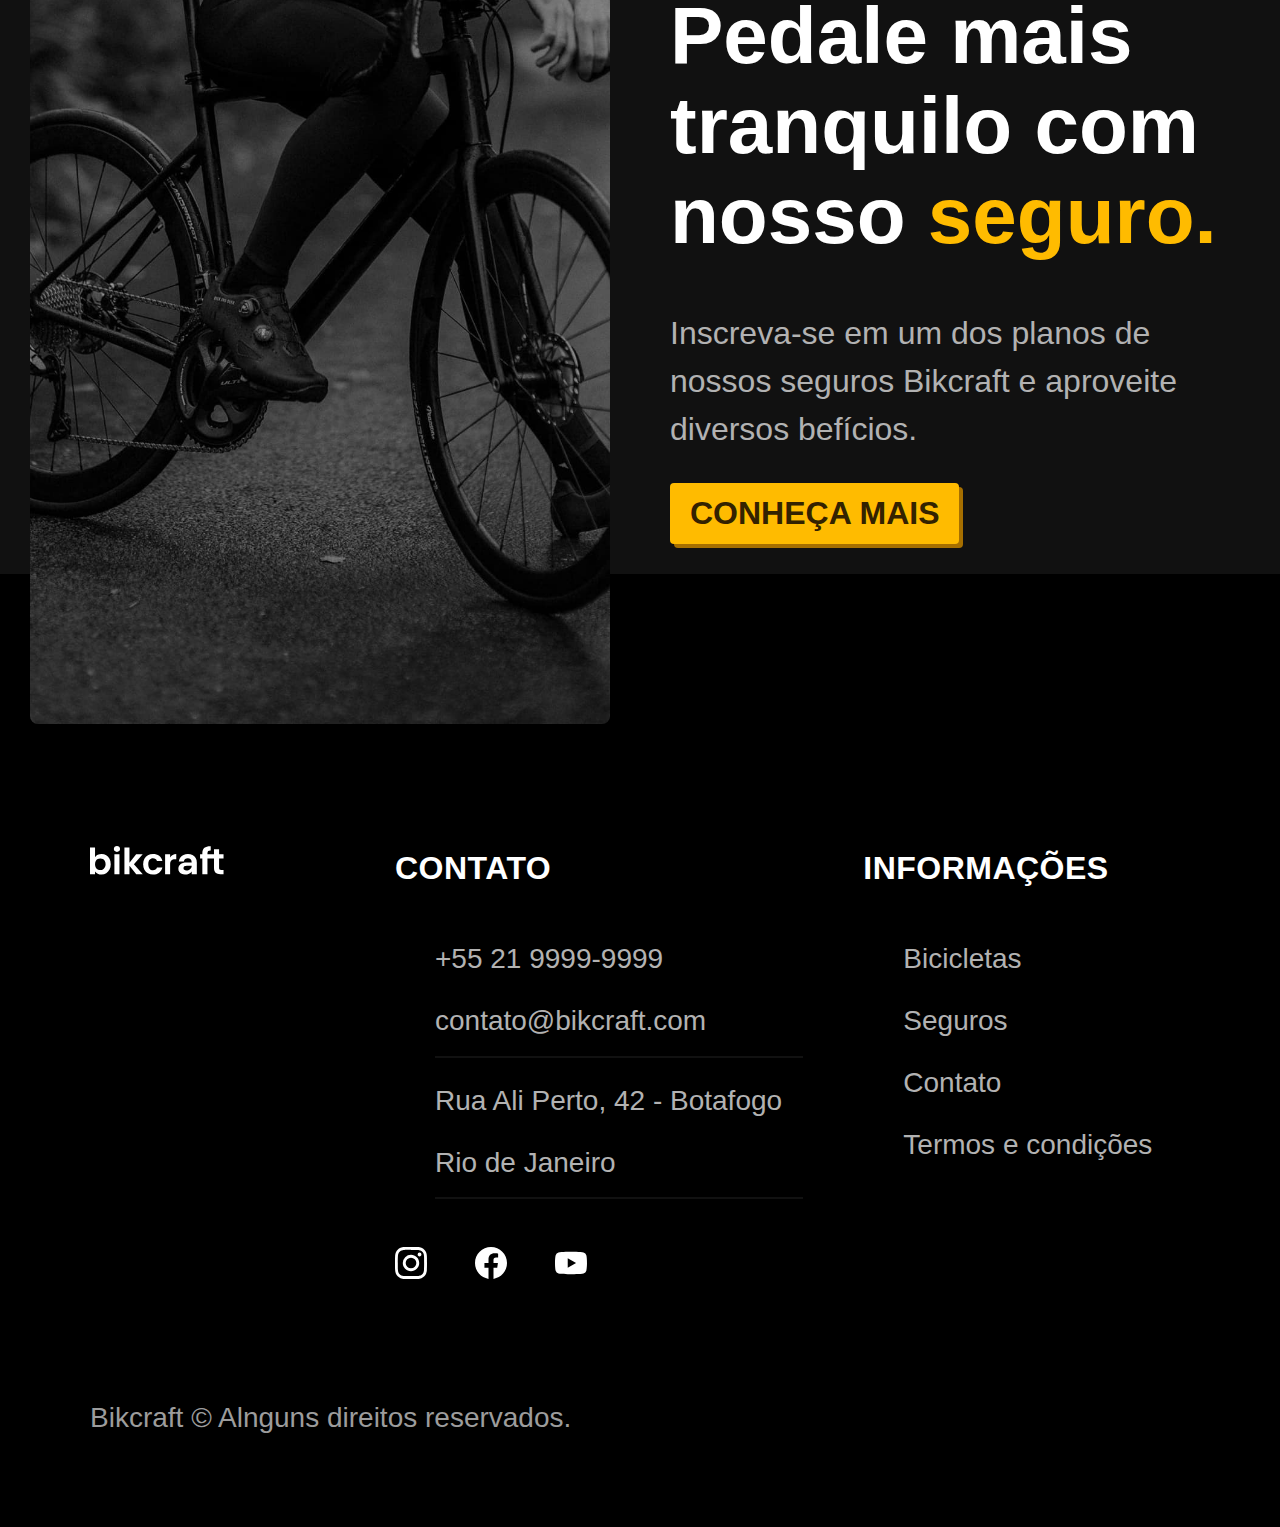
<file: bicicletas/nimbus.html>
<!DOCTYPE html>

<html lang="pt-br">

<head>
  <meta charset="UTF-8">
  <meta name="viewport" content="width=device-width, initial-scale=1.0">

  <title>Nimbus Stark | Bikcraft</title>
  <meta name="description" content="Bicicleta Nimbus Stark da Bikcraft.">

  <link rel="stylesheet" href="../css/style.css">
</head>

<body id="bicicleta">
  <header class="header-bg">
    <div class="container header">
      <a href="../"><img src="../img/bikcraft.svg" alt="Bikcraft"></a>

      <nav aria-label="primaria">
        <ul class="header-menu f-m c0">
          <li><a href="../bicicletas.html">Bicicletas</a></li>
          <li><a href="../seguros.html">Seguros</a></li>
          <li><a href="../contatos.html">Contato</a></li>
        </ul>
      </nav>
    </div>
  </header>

  <main class="titulo-bg">
    <div>
      <div class="titulo container">
        <p class="f-xl c5">R$ 4.999,99</p>
        <h1 class="f-xxl c0">Nimbus Stark<span class="p1">.</span></h1>
      </div>
    </div>
    <div class="bicicleta container">
      <div class="bicicleta-imagem">
        <img src="../img/bicicleta/nimbus1.jpg" alt="">
        <img src="../img/bicicleta/nimbus2.jpg" alt="">
        <img src="../img/bicicleta/nimbus3.jpg" alt="">
      </div>

      <div class="bicicleta-conteudo">
        <p class="f-l c5">A Nimbus Stark é a melhor Bikcraft já criada pela nossa equipe. Ela vem com os melhores acessórios, o que garante maior velocidade.</p>
        <div class="bicicleta-comprar">
          <a class="f-m-b botao" href="../orcamento.html">Comprar agora</a>
          <span class="f-xs c6"><img src="../img/icones/entrega.svg" alt=""> entrega em 5 dias</span>
          <span class="f-xs c6"><img src="../img/icones/estoque.svg" alt=""> 18 em estoque</span>
        </div>

        <h2 class="f-xs c0">Informações</h2>
        <ul class="bicicleta-informacoes">
          <li>
            <img src="../img/icones/eletrica.svg" alt="">
            <h3 class="f-m c0">Motor elétrico</h3>
            <p class="f-xs c5">Permite você viajar distâncias inimagináveis com sua Bike.</p>
          </li>
          <li>
            <img src="../img/icones/velocidade.svg" alt="">
            <h3 class="f-m c0">50 km/h</h3>
            <p class="f-xs c5">A mais rápida bicicleta elétrica disponível no mercado hoje.</p>
          </li>
          <li>
            <img src="../img/icones/rastreador.svg" alt="">
            <h3 class="f-m c0">Rastreador</h3>
            <p class="f-xs c5">Sistema rastreador anti-furto para garantir sua tranquilidade.</p>
          </li>
          <li>
            <img src="../img/icones/carbono.svg" alt="">
            <h3 class="f-m c0">Fibra de carbono</h3>
            <p class="f-xs c5">Maior proteção possível para a sua Bikcraft com fibra de carbono.</p>
          </li>
        </ul>
        <h2 class="f-xs c0">Ficha técnica</h2>
        <ul class="bicicleta-ficha f-s c4">
          <li>Peso <span>9kg</span></li>
          <li>Altura <span>60cm</span></li>
          <li>Largura <span>120cm</span></li>
          <li>Profundidade <span>10cm</span></li>
          <li>Marchas <span>16</span></li>
          <li>Roda <span>29</span></li>
        </ul>
      </div>
    </div>
  </main>

  <article class="container lista">
    <h2 class="lista-titulo f-xxl">escolha a sua<span class="p1">.</span></h2>
    <ul>
      <li>
        <a href="./magic.html">
          <img src="../img/bicicletas/magic.jpg" alt="Bicicleta preta">
          <h3 class="f-xl">Magic Might</h3>
          <span class="f-m-b c8">R$ 2.499,99</span>
        </a>
      </li>
      <li>
        <a href="./nebula.html">
          <img src="../img/bicicletas/nebula.jpg" alt="Bicicleta branca">
          <h3 class="f-xl">Nebula Cosmic</h3>
          <span class="f-m-b c8">R$ 3.999,99</span>
        </a>
      </li>
    </ul>
  </article>

  <article class="seguro-bg">
    <div class="seguro container">
      <div class="seguro-imagem">
        <img src="../img/fotos/seguros.jpg" alt="Pessoa parada em cima de uma bicicleta">
      </div>
      <div class="seguro-conteudo">
        <h2 class="f-xxl c0">Pedale mais tranquilo com nosso <span class="p1">seguro.</span></h2>
        <p class="f-l c5">Inscreva-se em um dos planos de nossos seguros Bikcraft e aproveite diversos befícios.</p>
        <a class="botao" href="../seguros.html">Conheça mais</a>
      </div>
    </div>
  </article>

  <footer class="footer-bg">
    <div class="footer">
      <img src="../img/bikcraft.svg" alt="Bikcraft">
      <div class="footer-contato">
        <h3 class="f-l-b c0">Contato</h3>
        <ul class="f-m c5">
          <li><a href="tel:+552199999999">+55 21 9999-9999</a></li>
          <li><a href="mailto:contato@bikcraft.com">contato@bikcraft.com</a></li>
          <li>Rua Ali Perto, 42 - Botafogo</li>
          <li>Rio de Janeiro</li>
        </ul>
        <div class="footer-rede">
          <a href="../">
            <img src="../img/redes/instagram.svg" alt="Instagram">
          </a>
          <a href="../">
            <img src="../img/redes/facebook.svg" alt="facebook">
          </a>
          <a href="../">
            <img src="../img/redes/youtube.svg" alt="youtube">
          </a>
        </div>
      </div>
      <div class="footer-informacao">
        <h3 class="f-l-b c0">Informações</h3>
        <nav>
          <ul class="f-m c5">
            <li><a href="../bicicletas.html">Bicicletas</a></li>
            <li><a href="../seguros.html">Seguros</a></li>
            <li><a href="../contatos.html">Contato</a></li>
            <li><a href="../termos.html">Termos e condições</a></li>
          </ul>
        </nav>
      </div>
      <p class="footer-copy f-m c6">Bikcraft © Alnguns direitos reservados.</p>
    </div>
  </footer>
</body>

</html>
</file>
<file: css/style.css>
@import "./global/header.css";
@import "./global/footer.css";
@import "./global/global.css";

/* utilitario */
@import "./utilitario/color.css";
@import "./utilitario/componente.css";
@import "./utilitario/tipografia.css";
@import "./utilitario/formulario.css";

/* home */
@import "./home/introducao.css";
@import "./home/tecnologia.css";
@import "./home/parceiros.css";
@import "./home/depoimento.css";

/* bicicletas */
@import "./bicicletas/lista.css";
@import "./bicicletas/bicicletas.css";

/* bicicleta */
@import "./bicicleta/bicicleta.css";
@import "./bicicleta/seguro.css";

/* seguros */
@import "./seguros/seguros.css";
@import "./seguros/perguntas.css";
@import "./seguros/vantagens.css";

/* contato */
@import "./contato/contato.css";
@import "./contato/lojas.css";

/* contato */
@import "./oracamento/orcamento.css";

/* termos */
@import "./termos/termos.css";
</file>
